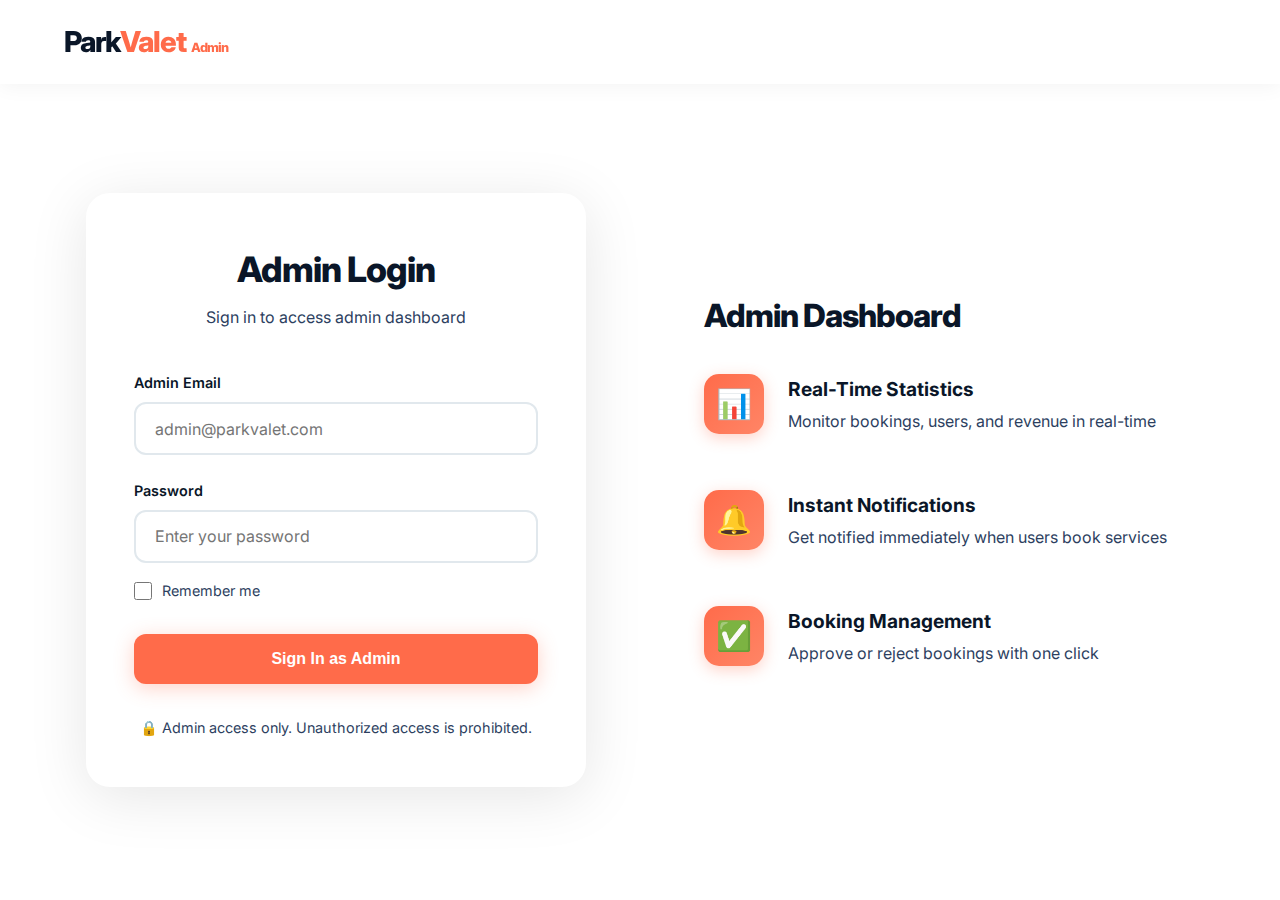
<file: src/main/resources/static/admin-login.html>
<!DOCTYPE html>
<html lang="en">
<head>
    <meta charset="UTF-8">
    <meta name="viewport" content="width=device-width, initial-scale=1.0">
    <title>Admin Login - ParkValet</title>
    <link rel="stylesheet" href="styles.css">
    <link rel="stylesheet" href="auth.css">
    <link rel="stylesheet" href="admin.css">
</head>
<body>
    <!-- Simple Navbar -->
    <nav class="navbar">
        <div class="logo">Park<span>Valet</span> <span style="font-size: 0.8rem; color: var(--coral-primary);">Admin</span></div>
    </nav>

    <!-- Login Container -->
    <div class="auth-container">
        <div class="auth-card">
            <div class="auth-header">
                <h1>Admin Login</h1>
                <p>Sign in to access admin dashboard</p>
            </div>
            <form id="adminLoginForm" class="auth-form">
                <div class="form-group">
                    <label for="email">Admin Email</label>
                    <input type="email" id="email" placeholder="admin@parkvalet.com" required>
                </div>
                <div class="form-group">
                    <label for="password">Password</label>
                    <input type="password" id="password" placeholder="Enter your password" required>
                </div>
                <div class="form-options">
                    <label class="checkbox-label">
                        <input type="checkbox" id="rememberMe">
                        <span>Remember me</span>
                    </label>
                </div>
                <button type="submit" class="btn-auth">Sign In as Admin</button>
            </form>
            <div class="auth-footer" style="margin-top: 2rem;">
                <p style="color: var(--navy-light); font-size: 0.9rem;">
                    🔒 Admin access only. Unauthorized access is prohibited.
                </p>
            </div>
        </div>

        <div class="auth-features">
            <h2>Admin Dashboard</h2>
            <div class="feature-list">
                <div class="feature-item">
                    <div class="feature-icon">📊</div>
                    <div>
                        <h3>Real-Time Statistics</h3>
                        <p>Monitor bookings, users, and revenue in real-time</p>
                    </div>
                </div>
                <div class="feature-item">
                    <div class="feature-icon">🔔</div>
                    <div>
                        <h3>Instant Notifications</h3>
                        <p>Get notified immediately when users book services</p>
                    </div>
                </div>
                <div class="feature-item">
                    <div class="feature-icon">✅</div>
                    <div>
                        <h3>Booking Management</h3>
                        <p>Approve or reject bookings with one click</p>
                    </div>
                </div>
            </div>
        </div>
    </div>

    <script>
        // Admin Login Handler
        document.getElementById('adminLoginForm').addEventListener('submit', async function(e) {
            e.preventDefault();
            
            const email = document.getElementById('email').value;
            const password = document.getElementById('password').value;
            
            try {
                const response = await fetch('http://localhost:8080/api/admin/auth/login', {
                    method: 'POST',
                    headers: {
                        'Content-Type': 'application/json'
                    },
                    body: JSON.stringify({ email, password })
                });
                
                if (!response.ok) {
                    showError('Invalid email or password');
                    return;
                }
                
                const adminData = await response.json();
                
                // Save admin data
                localStorage.setItem('currentAdmin', JSON.stringify(adminData));
                
                showSuccess('Login successful! Redirecting...');
                
                setTimeout(() => {
                    window.location.href = 'admin-dashboard.html';
                }, 1000);
                
            } catch (error) {
                console.error('Login error:', error);
                showError('Network error. Please check if backend is running.');
            }
        });
        
        function showError(message) {
            const existingError = document.querySelector('.error-message');
            if (existingError) existingError.remove();
            
            const errorDiv = document.createElement('div');
            errorDiv.className = 'error-message show';
            errorDiv.textContent = message;
            
            const form = document.querySelector('.auth-form');
            form.parentNode.insertBefore(errorDiv, form);
            
            setTimeout(() => {
                errorDiv.classList.remove('show');
                setTimeout(() => errorDiv.remove(), 300);
            }, 5000);
        }
        
        function showSuccess(message) {
            const existingSuccess = document.querySelector('.success-message');
            if (existingSuccess) existingSuccess.remove();
            
            const successDiv = document.createElement('div');
            successDiv.className = 'success-message show';
            successDiv.textContent = message;
            
            const form = document.querySelector('.auth-form');
            form.parentNode.insertBefore(successDiv, form);
        }
    </script>
</body>
</html>
</file>
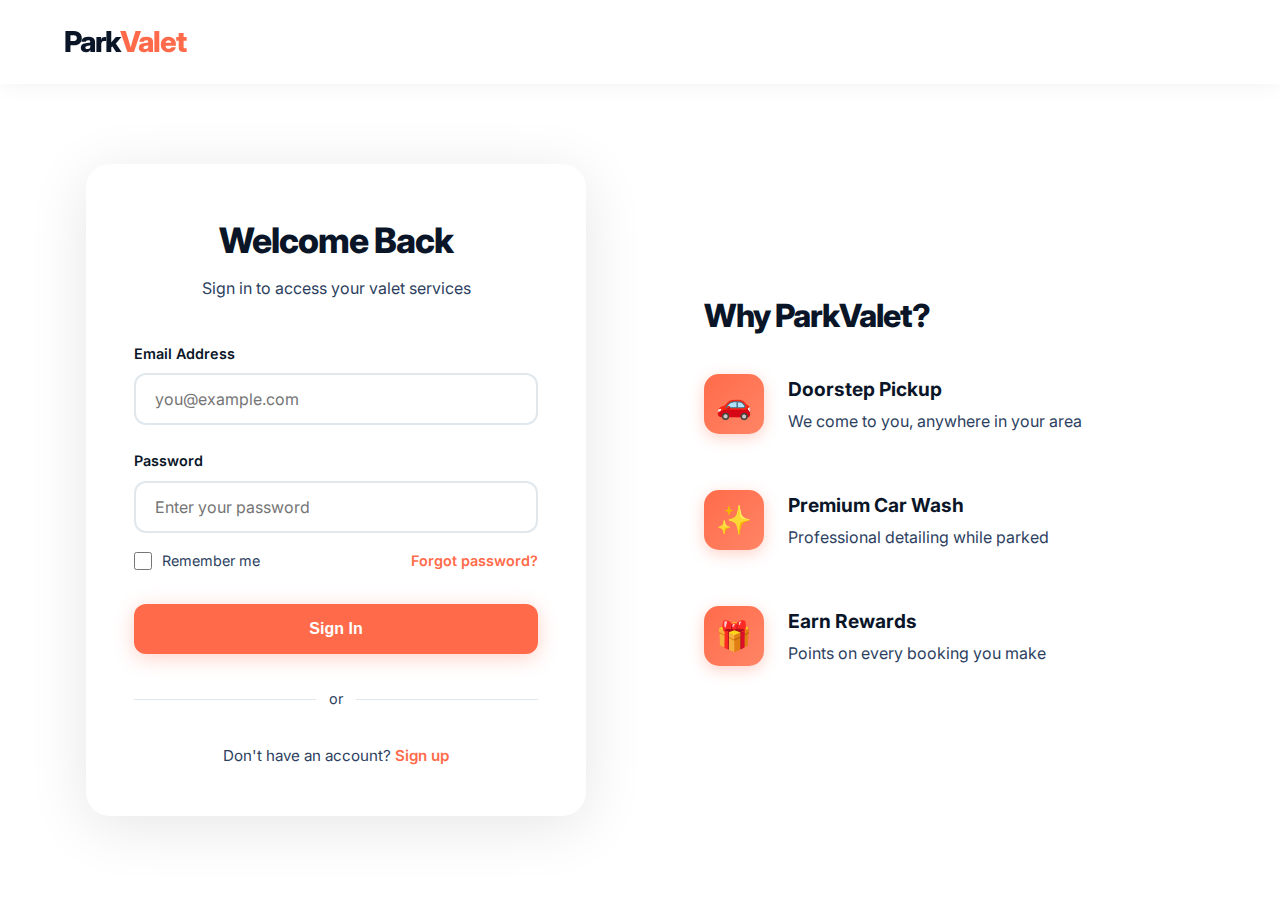
<file: src/main/resources/static/booking.html>
<!DOCTYPE html>
<html lang="en">
<head>
  <meta charset="UTF-8">
  <meta name="viewport" content="width=device-width, initial-scale=1.0">
  <title>Book Your Service - ParkValet</title>
  <link rel="stylesheet" href="styles.css">
  <link rel="stylesheet" href="booking.css">
</head>
<body>
  <!-- Navigation -->
  <nav class="navbar">
    <div class="logo">Park<span>Valet</span></div>
    <ul class="nav-links">
      <li><a href="index.html">Home</a></li>
      <li><a href="index.html#features">Services</a></li>
      <li><a href="index.html#how-it-works">How It Works</a></li>
      <li><a href="booking.html">Book Now</a></li>
      <li><a href="bookings.html">My Bookings</a></li>
      <li><a href="rewards.html" class="points-badge">🎁 1,250 Points</a></li>
      <li><button class="btn-primary" onclick="window.location.href='booking.html'">Get Started</button></li>
    </ul>
    <button class="mobile-menu-btn" onclick="toggleMenu()">☰</button>
  </nav>


  <!-- Booking Section -->
  <section class="booking-container">
    <div class="booking-header">
      <h1>Book Your Valet Service</h1>
      <p>Schedule your pickup and let us take care of the rest</p>
    </div>


    <div class="booking-layout">
      <!-- Booking Form -->
      <div class="booking-form-container">
        <form id="bookingForm" class="booking-form">
          <!-- Step 1: Location -->
          <div class="form-section active" data-step="1">
            <div class="step-indicator">
              <span class="step-number">1</span>
              <span class="step-title">Pickup Location</span>
            </div>
            
            <div class="form-group">
              <label for="address">Street Address</label>
              <input type="text" id="address" placeholder="123 Main Street" required>
            </div>
            
            <div class="form-row">
              <div class="form-group">
                <label for="city">City</label>
                <input type="text" id="city" placeholder="Your City" required>
              </div>
              
              <div class="form-group">
                <label for="zipcode">ZIP Code</label>
                <input type="text" id="zipcode" placeholder="12345" required>
              </div>
            </div>
            
            <div class="form-group">
              <label for="area">Service Area</label>
              <select id="area" required>
                <option value="">Select your area</option>
                <option value="downtown">Yelhanka</option>
                <option value="uptown">Hebbal</option>
                <option value="business">Majestic</option>
                <option value="residential">VV Puram</option>
                <option value="airport">Airport Area</option>
              </select>
            </div>
            
            <button type="button" class="btn-next" onclick="nextStep(2)">Continue</button>
          </div>


          <!-- Step 2: Vehicle Details -->
          <div class="form-section" data-step="2">
            <div class="step-indicator">
              <span class="step-number">2</span>
              <span class="step-title">Vehicle Information</span>
            </div>
            
            <div class="form-group">
              <label for="carMake">Car Make</label>
              <input type="text" id="carMake" placeholder="e.g., Toyota, BMW, Tesla" required>
            </div>
            
            <div class="form-row">
              <div class="form-group">
                <label for="carModel">Model</label>
                <input type="text" id="carModel" placeholder="e.g., Camry, X5" required>
              </div>
              
              <div class="form-group">
                <label for="carYear">Year</label>
                <input type="number" id="carYear" placeholder="2024" min="1990" max="2025" required>
              </div>
            </div>
            
            <div class="form-group">
              <label for="carColor">Color</label>
              <input type="text" id="carColor" placeholder="e.g., Black, Silver" required>
            </div>
            
            <div class="form-group">
              <label for="licensePlate">License Plate</label>
              <input type="text" id="licensePlate" placeholder="ABC-1234" required>
            </div>
            
            <div class="form-actions">
              <button type="button" class="btn-back" onclick="prevStep(1)">Back</button>
              <button type="button" class="btn-next" onclick="nextStep(3)">Continue</button>
            </div>
          </div>


          <!-- Step 3: Date & Time -->
          <div class="form-section" data-step="3">
            <div class="step-indicator">
              <span class="step-number">3</span>
              <span class="step-title">Pickup Schedule</span>
            </div>
            
            <div class="form-group">
              <label for="pickupDate">Pickup Date</label>
              <input type="date" id="pickupDate" required>
            </div>
            
            <div class="form-group">
              <label for="pickupTime">Pickup Time</label>
              <input type="time" id="pickupTime" required>
            </div>
            
            <div class="form-group">
              <label for="duration">Parking Duration</label>
              <select id="duration" required>
                <option value="">Select duration</option>
                <option value="2">2 Hours - ₹250</option>
                <option value="4">4 Hours - ₹400</option>
                <option value="8">8 Hours - ₹700</option>
                <option value="24">Full Day (24 Hours) - ₹1,200</option>
                <option value="weekly">Weekly - ₹5,800</option>
                <option value="monthly">Monthly - ₹20,000</option>
              </select>
            </div>
            
            <div class="form-actions">
              <button type="button" class="btn-back" onclick="prevStep(2)">Back</button>
              <button type="button" class="btn-next" onclick="nextStep(4)">Continue</button>
            </div>
          </div>


          <!-- Step 4: Add-ons -->
          <div class="form-section" data-step="4">
            <div class="step-indicator">
              <span class="step-number">4</span>
              <span class="step-title">Additional Services</span>
            </div>
            
            <div class="addons-grid">
              <div class="addon-card" onclick="toggleAddon('basic-wash')">
                <input type="checkbox" id="basic-wash" name="addons" value="200">
                <div class="addon-icon">🚿</div>
                <h3>Basic Wash</h3>
                <p>Exterior wash & tire cleaning</p>
                <div class="addon-price">+₹200</div>
              </div>
              
              <div class="addon-card" onclick="toggleAddon('premium-wash')">
                <input type="checkbox" id="premium-wash" name="addons" value="450">
                <div class="addon-icon">✨</div>
                <h3>Premium Wash</h3>
                <p>Interior + Exterior detailing</p>
                <div class="addon-price">+₹450</div>
              </div>
              
              <div class="addon-card" onclick="toggleAddon('deluxe-wash')">
                <input type="checkbox" id="deluxe-wash" name="addons" value="400">
                <div class="addon-icon">💎</div>
                <h3>Deluxe Detail</h3>
                <p>Full detailing + wax + polish</p>
                <div class="addon-price">+₹400</div>
              </div>
              
              <div class="addon-card" onclick="toggleAddon('priority')">
                <input type="checkbox" id="priority" name="addons" value="150">
                <div class="addon-icon">⚡</div>
                <h3>Priority Service</h3>
                <p>First pickup & return</p>
                <div class="addon-price">+₹150</div>
              </div>
            </div>
            
            <div class="points-section">
              <h4>💡 Use Your Rewards Points</h4>
              <p>You have <strong id="availablePoints">1,250</strong> points available</p>
              <div class="form-group">
                <label for="pointsToUse">Points to redeem (100 points = ₹10)</label>
                <input type="number" id="pointsToUse" placeholder="0" min="0" max="1250" step="100">
                <small>Maximum discount: ₹125</small>
              </div>
            </div>
            
            <div class="form-actions">
              <button type="button" class="btn-back" onclick="prevStep(3)">Back</button>
              <button type="button" class="btn-next" onclick="nextStep(5)">Review Booking</button>
            </div>
          </div>


          <!-- Step 5: Review & Confirm -->
          <div class="form-section" data-step="5">
            <div class="step-indicator">
              <span class="step-number">5</span>
              <span class="step-title">Review & Confirm</span>
            </div>
            
            <div class="booking-summary">
              <h3>Booking Summary</h3>
              
              <div class="summary-section">
                <h4>Location</h4>
                <p id="summaryLocation">-</p>
              </div>
              
              <div class="summary-section">
                <h4>Vehicle</h4>
                <p id="summaryVehicle">-</p>
              </div>
              
              <div class="summary-section">
                <h4>Schedule</h4>
                <p id="summarySchedule">-</p>
              </div>
              
              <div class="summary-section">
                <h4>Services</h4>
                <p id="summaryServices">-</p>
              </div>
              
              <div class="summary-total">
                <div class="total-row">
                  <span>Subtotal:</span>
                  <span id="subtotalAmount">₹0</span>
                </div>
                <div class="total-row discount" id="discountRow" style="display: none;">
                  <span>Points Discount:</span>
                  <span id="discountAmount">-₹0</span>
                </div>
                <div class="total-row final">
                  <span>Total:</span>
                  <span id="totalAmount">₹0</span>
                </div>
                <div class="points-earned">
                  <span>Points You'll Earn: <strong id="pointsEarned">0</strong></span>
                </div>
              </div>
            </div>
            
            <div class="form-group">
              <label>
                <input type="checkbox" id="termsAccept" required>
                I agree to the terms of service and insurance policy
              </label>
            </div>
            
            <div class="form-actions">
              <button type="button" class="btn-back" onclick="prevStep(4)">Back</button>
              <button type="submit" class="btn-confirm">Confirm Booking</button>
            </div>
          </div>
        </form>


        <!-- Progress Bar -->
        <div class="progress-bar">
          <div class="progress-step active" data-step="1">
            <div class="progress-circle">1</div>
            <span>Location</span>
          </div>
          <div class="progress-line"></div>
          <div class="progress-step" data-step="2">
            <div class="progress-circle">2</div>
            <span>Vehicle</span>
          </div>
          <div class="progress-line"></div>
          <div class="progress-step" data-step="3">
            <div class="progress-circle">3</div>
            <span>Schedule</span>
          </div>
          <div class="progress-line"></div>
          <div class="progress-step" data-step="4">
            <div class="progress-circle">4</div>
            <span>Add-ons</span>
          </div>
          <div class="progress-line"></div>
          <div class="progress-step" data-step="5">
            <div class="progress-circle">5</div>
            <span>Confirm</span>
          </div>
        </div>
      </div>


      <!-- Info Sidebar -->
      <div class="booking-sidebar">
        <div class="info-card">
          <h3>Why Book With Us?</h3>
          <ul class="benefits-list">
            <li>✓ Professional insured valets</li>
            <li>✓ Real-time GPS tracking</li>
            <li>✓ Secure parking facilities</li>
            <li>✓ 24/7 customer support</li>
            <li>✓ Free cancellation up to 2 hours</li>
          </ul>
        </div>
        
        <div class="info-card">
          <h3>Earn Rewards</h3>
          <p>Every booking earns you points!</p>
          <div class="rewards-info">
            <div class="reward-item">
              <span class="reward-icon">🎁</span>
              <div>
                <strong>50 points</strong>
                <small>per booking</small>
              </div>
            </div>
            <div class="reward-item">
              <span class="reward-icon">⭐</span>
              <div>
                <strong>25 bonus points</strong>
                <small>for premium wash</small>
              </div>
            </div>
            <div class="reward-item">
              <span class="reward-icon">🔥</span>
              <div>
                <strong>Double points</strong>
                <small>on monthly plans</small>
              </div>
            </div>
          </div>
        </div>
        
        <div class="info-card">
          <h3>Need Help?</h3>
          <p>Our support team is available 24/7</p>
          <button class="btn-support">Contact Support</button>
        </div>
      </div>
    </div>
  </section>


  <!-- Booking Confirmation Modal -->
  <div id="confirmationModal" class="modal">
    <div class="modal-content success-modal">
      <div class="success-icon">✓</div>
      <h2>Booking Confirmed!</h2>
      <p>Your valet service has been successfully scheduled.</p>
      <div class="booking-id">Booking ID: <strong id="bookingIdDisplay"></strong></div>
      <div class="modal-actions">
        <button class="btn-primary" onclick="window.location.href='index.html'">Back to Home</button>
        <button class="btn-secondary" onclick="window.location.href='rewards.html'">View Rewards</button>
      </div>
    </div>
  </div>


  <script src="auth.js"></script>
  <script src="script.js"></script>
  <script src="booking.js"></script>
</body>
</html>
</file>
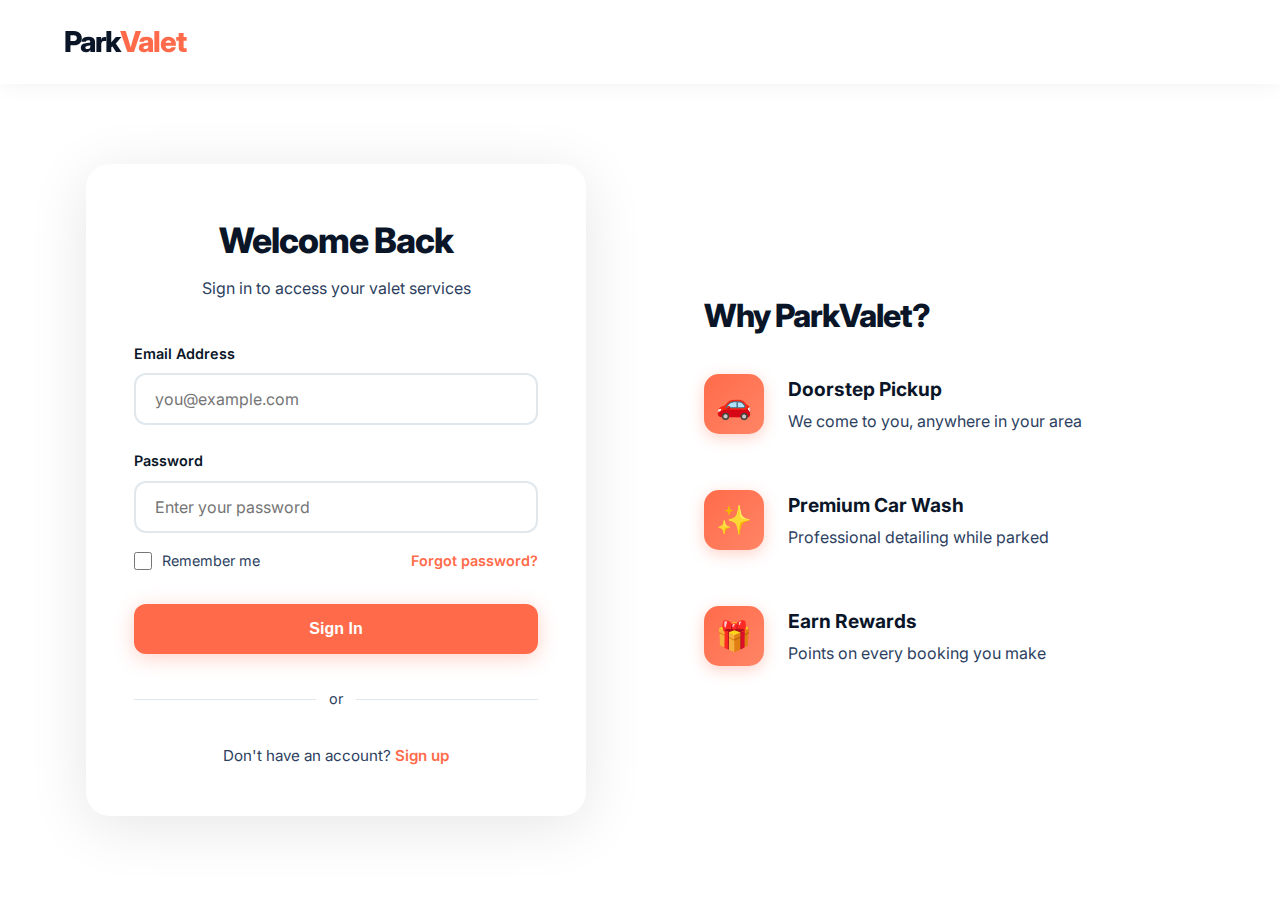
<file: src/main/resources/static/bookings.html>
<!DOCTYPE html>
<html lang="en">
<head>
  <meta charset="UTF-8">
  <meta name="viewport" content="width=device-width, initial-scale=1.0">
  <title>My Bookings - ParkValet</title>
  <link rel="stylesheet" href="styles.css">
  <link rel="stylesheet" href="bookings.css">
</head>
<body>
  <nav class="navbar">
    <div class="nav-container">
      <a href="index.html" class="logo">ParkValet</a>
      <div class="nav-links">
        <a href="index.html">Home</a>
        <a href="booking.html">Book Now</a>
        <a href="bookings.html" class="active">My Bookings</a>
        <a href="rewards.html">Rewards</a>
        <a href="reviews.html">Reviews</a>
        <div class="points-badge">🎁 0 Points</div>
        <div class="user-menu">
          <div class="user-avatar" onclick="toggleUserDropdown()">
            <span id="userInitials">U</span>
          </div>
          <div class="user-dropdown" id="userDropdown">
            <div class="dropdown-header">
              <strong id="dropdownUserName">User</strong>
              <small id="dropdownUserEmail">user@email.com</small>
            </div>
            <a href="bookings.html">My Bookings</a>
            <a href="rewards.html">My Rewards</a>
            <a href="reviews.html">My Reviews</a>
            <a href="#" onclick="logout()">Logout</a>
          </div>
        </div>
      </div>
    </div>
  </nav>

  <main class="bookings-page">
    <div class="container">
      <div class="page-header">
        <h1>My Bookings</h1>
        <p>Track and manage your valet parking reservations</p>
      </div>

      <div class="bookings-filters">
        <button class="filter-btn active" onclick="filterBookings('all')">All Bookings</button>
        <button class="filter-btn" onclick="filterBookings('confirmed')">Confirmed</button>
        <button class="filter-btn" onclick="filterBookings('completed')">Completed</button>
        <button class="filter-btn" onclick="filterBookings('cancelled')">Cancelled</button>
      </div>

      <div class="bookings-list" id="bookingsList">
        <!-- Bookings will be loaded here -->
      </div>
    </div>
  </main>

  <!-- Booking Details Modal -->
  <div class="modal" id="detailsModal">
    <div class="modal-content">
      <div class="modal-header">
        <h2>Booking Details</h2>
        <button class="close-btn" onclick="closeDetailsModal()">&times;</button>
      </div>
      <div class="modal-body" id="modalBookingDetails">
        <!-- Details will be loaded here -->
      </div>
      <div class="modal-footer">
        <button class="btn btn-secondary" onclick="closeDetailsModal()">Close</button>
      </div>
    </div>
  </div>

  <!-- Cancel Confirmation Modal -->
  <div class="modal" id="cancelModal">
    <div class="modal-content">
      <div class="modal-header">
        <h2>Cancel Booking</h2>
        <button class="close-btn" onclick="closeCancelModal()">&times;</button>
      </div>
      <div class="modal-body">
        <p>Are you sure you want to cancel this booking?</p>
        <p style="color: var(--coral); margin-top: 1rem;"><strong>Note:</strong> Points used will be refunded, but points earned will be forfeited.</p>
      </div>
      <div class="modal-footer">
        <button class="btn btn-secondary" onclick="closeCancelModal()">Keep Booking</button>
        <button class="btn btn-primary" onclick="confirmCancel()">Yes, Cancel</button>
      </div>
    </div>
  </div>

  <script src="auth.js"></script>
  <script src="bookings.js"></script>
</body>
</html>
</file>
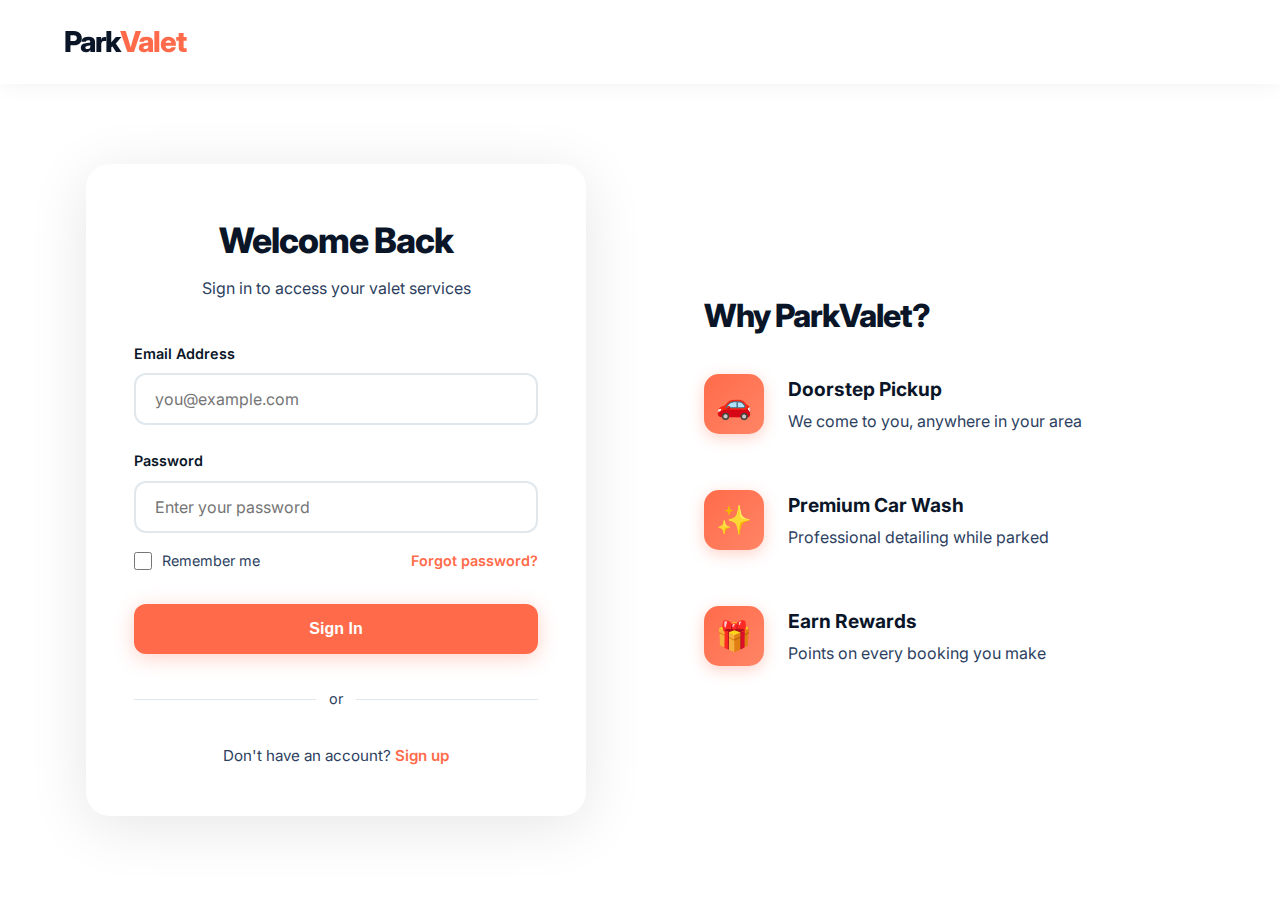
<file: src/main/resources/static/login.html>
<!DOCTYPE html>
<html lang="en">
<head>
    <meta charset="UTF-8">
    <meta name="viewport" content="width=device-width, initial-scale=1.0">
    <title>Login - ParkValet</title>
    <link rel="stylesheet" href="styles.css">
    <link rel="stylesheet" href="auth.css">
</head>
<body>
    <!-- Simple Navbar -->
    <nav class="navbar">
        <div class="logo">Park<span>Valet</span></div>
    </nav>

    <!-- Login Container -->
    <div class="auth-container">
        <div class="auth-card">
            <div class="auth-header">
                <h1>Welcome Back</h1>
                <p>Sign in to access your valet services</p>
            </div>
            <form id="loginForm" class="auth-form">
                <div class="form-group">
                    <label for="email">Email Address</label>
                    <input type="email" id="email" placeholder="you@example.com" required>
                </div>
                <div class="form-group">
                    <label for="password">Password</label>
                    <input type="password" id="password" placeholder="Enter your password" required>
                </div>
                <div class="form-options">
                    <label class="checkbox-label">
                        <input type="checkbox" id="rememberMe">
                        <span>Remember me</span>
                    </label>
                    <a href="#" class="forgot-link">Forgot password?</a>
                </div>
                <button type="submit" class="btn-auth">Sign In</button>
            </form>
            <div class="auth-divider">
                <span>or</span>
            </div>
            <div class="auth-footer">
                <p>Don't have an account? <a href="signup.html" class="link-primary">Sign up</a></p>
            </div>
        </div>

        <div class="auth-features">
            <h2>Why ParkValet?</h2>
            <div class="feature-list">
                <div class="feature-item">
                    <div class="feature-icon">🚗</div>
                    <div>
                        <h3>Doorstep Pickup</h3>
                        <p>We come to you, anywhere in your area</p>
                    </div>
                </div>
                <div class="feature-item">
                    <div class="feature-icon">✨</div>
                    <div>
                        <h3>Premium Car Wash</h3>
                        <p>Professional detailing while parked</p>
                    </div>
                </div>
                <div class="feature-item">
                    <div class="feature-icon">🎁</div>
                    <div>
                        <h3>Earn Rewards</h3>
                        <p>Points on every booking you make</p>
                    </div>
                </div>
            </div>
        </div>
    </div>

    <script src="auth.js"></script>
</body>
</html>
</file>
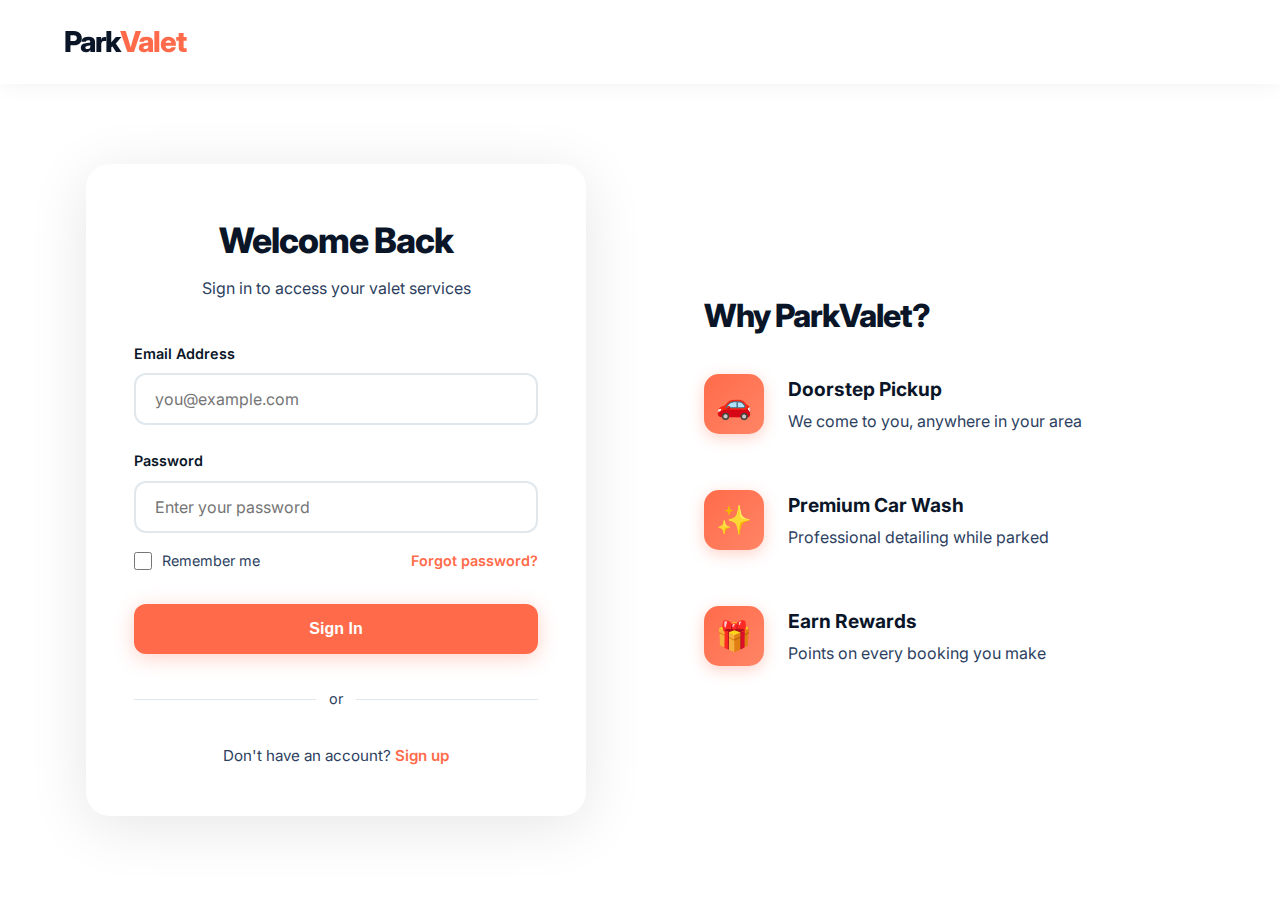
<file: src/main/resources/static/reviews.html>
<!DOCTYPE html>
<html lang="en">
<head>
  <meta charset="UTF-8">
  <meta name="viewport" content="width=device-width, initial-scale=1.0">
  <title>Submit Review - ParkValet</title>
  <link rel="stylesheet" href="styles.css">
  <link rel="stylesheet" href="reviews.css">
</head>
<body>
  <!-- Navigation -->
  <nav class="navbar">
    <div class="logo">Park<span>Valet</span></div>
    <ul class="nav-links">
      <li><a href="index.html">Home</a></li>
      <li><a href="index.html#features">Services</a></li>
      <li><a href="index.html#how-it-works">How It Works</a></li>
      <li><a href="booking.html">Book Now</a></li>
      <li><a href="bookings.html">My Bookings</a></li>
      <li><a href="rewards.html" class="points-badge">🎁 1,250 Points</a></li>
      <li><button class="btn-primary" onclick="window.location.href='booking.html'">Get Started</button></li>
    </ul>
    <button class="mobile-menu-btn" onclick="toggleMenu()">☰</button>
  </nav>

  <!-- Reviews Container -->
  <section class="reviews-container">
    <div class="reviews-header">
      <h1>Rate Your Experience</h1>
      <p>Your feedback helps us maintain our premium service standards</p>
    </div>

    <!-- Pending Reviews -->
    <div class="pending-reviews-section">
      <h2>Pending Reviews</h2>
      <p class="section-subtitle">Rate your recent bookings and earn 10 points per review!</p>
      
      <div class="pending-reviews-list" id="pendingReviewsList">
        <!-- Will be populated by JavaScript -->
      </div>
    </div>

    <!-- Review Form Modal -->
    <div id="reviewModal" class="modal">
      <div class="modal-content review-modal">
        <div class="modal-close" onclick="closeReviewModal()">&times;</div>
        
        <div class="review-form-header">
          <h2>Submit Your Review</h2>
          <p id="reviewBookingInfo">Booking #12345 - Jan 10, 2025</p>
        </div>

        <form id="reviewForm" class="review-form">
          <input type="hidden" id="reviewBookingId">
          
          <!-- Driver Rating -->
          <div class="rating-section">
            <h3>Rate Your Valet Driver</h3>
            <p class="rating-description">How was your driver's professionalism and service?</p>
            
            <div class="star-rating" data-rating="driver">
              <span class="star" data-value="1">★</span>
              <span class="star" data-value="2">★</span>
              <span class="star" data-value="3">★</span>
              <span class="star" data-value="4">★</span>
              <span class="star" data-value="5">★</span>
            </div>
            <input type="hidden" id="driverRating" required>
            <p class="rating-label" id="driverRatingLabel">Select rating</p>
          </div>

          <!-- Service Quality Rating -->
          <div class="rating-section">
            <h3>Overall Service Quality</h3>
            <p class="rating-description">Rate punctuality, communication, and overall experience</p>
            
            <div class="star-rating" data-rating="service">
              <span class="star" data-value="1">★</span>
              <span class="star" data-value="2">★</span>
              <span class="star" data-value="3">★</span>
              <span class="star" data-value="4">★</span>
              <span class="star" data-value="5">★</span>
            </div>
            <input type="hidden" id="serviceRating" required>
            <p class="rating-label" id="serviceRatingLabel">Select rating</p>
          </div>

          <!-- Car Wash Rating (conditional) -->
          <div class="rating-section" id="washRatingSection" style="display: none;">
            <h3>Car Wash Quality</h3>
            <p class="rating-description">How satisfied are you with the car wash service?</p>
            
            <div class="star-rating" data-rating="wash">
              <span class="star" data-value="1">★</span>
              <span class="star" data-value="2">★</span>
              <span class="star" data-value="3">★</span>
              <span class="star" data-value="4">★</span>
              <span class="star" data-value="5">★</span>
            </div>
            <input type="hidden" id="washRating">
            <p class="rating-label" id="washRatingLabel">Select rating</p>
          </div>

          <!-- Quick Feedback Tags -->
          <div class="feedback-tags-section">
            <h3>What did you like?</h3>
            <div class="feedback-tags">
              <button type="button" class="tag-btn" data-tag="professional">Professional</button>
              <button type="button" class="tag-btn" data-tag="punctual">Punctual</button>
              <button type="button" class="tag-btn" data-tag="friendly">Friendly</button>
              <button type="button" class="tag-btn" data-tag="careful">Careful Driving</button>
              <button type="button" class="tag-btn" data-tag="clean">Spotless Clean</button>
              <button type="button" class="tag-btn" data-tag="quick">Quick Service</button>
            </div>
          </div>

          <!-- Written Review -->
          <div class="form-group">
            <label for="reviewText">Share Your Experience (Optional)</label>
            <textarea id="reviewText" rows="5" placeholder="Tell us more about your experience..."></textarea>
          </div>

          <!-- Vehicle Condition Check -->
          <div class="condition-check">
            <h3>Vehicle Condition</h3>
            <label class="checkbox-label">
              <input type="checkbox" id="vehicleCondition" required>
              <span>I confirm my vehicle was returned in good condition</span>
            </label>
          </div>

          <!-- Submit Button -->
          <div class="form-actions">
            <button type="button" class="btn-cancel" onclick="closeReviewModal()">Cancel</button>
            <button type="submit" class="btn-submit-review">Submit Review & Earn 10 Points</button>
          </div>
        </form>
      </div>
    </div>

    <!-- Submitted Reviews -->
    <div class="submitted-reviews-section">
      <h2>Your Past Reviews</h2>
      <p class="section-subtitle">See all the feedback you've shared with us</p>
      
      <div class="reviews-filter">
        <button class="filter-btn active" onclick="filterReviews('all')">All Reviews</button>
        <button class="filter-btn" onclick="filterReviews('5')">5 Stars</button>
        <button class="filter-btn" onclick="filterReviews('4')">4 Stars</button>
        <button class="filter-btn" onclick="filterReviews('low')">3 Stars & Below</button>
      </div>

      <div class="submitted-reviews-list" id="submittedReviewsList">
        <!-- Will be populated by JavaScript -->
      </div>
    </div>

    <!-- Review Stats -->
    <div class="review-stats-section">
      <h2>Your Review Impact</h2>
      
      <div class="stats-grid">
        <div class="stat-card">
          <div class="stat-icon">⭐</div>
          <div class="stat-value" id="totalReviews">0</div>
          <div class="stat-label">Reviews Submitted</div>
        </div>
        
        <div class="stat-card">
          <div class="stat-icon">📊</div>
          <div class="stat-value" id="averageRating">0.0</div>
          <div class="stat-label">Average Rating Given</div>
        </div>
        
        <div class="stat-card">
          <div class="stat-icon">🎁</div>
          <div class="stat-value" id="pointsFromReviews">0</div>
          <div class="stat-label">Points Earned</div>
        </div>
        
        <div class="stat-card">
          <div class="stat-icon">🏅</div>
          <div class="stat-value" id="reviewStreak">0</div>
          <div class="stat-label">Day Review Streak</div>
        </div>
      </div>
    </div>
  </section>

  <!-- Success Modal -->
  <div id="reviewSuccessModal" class="modal">
    <div class="modal-content success-modal">
      <div class="success-icon">✓</div>
      <h2>Review Submitted!</h2>
      <p>Thank you for your feedback. You've earned <strong>10 points</strong>!</p>
      <div class="points-animation">+10 Points</div>
      <button class="btn-primary" onclick="closeSuccessModal()">Awesome!</button>
    </div>
  </div>

  <script src="auth.js"></script>
  <script src="script.js"></script>
  <script src="reviews.js"></script>
</body>
</html>
</file>
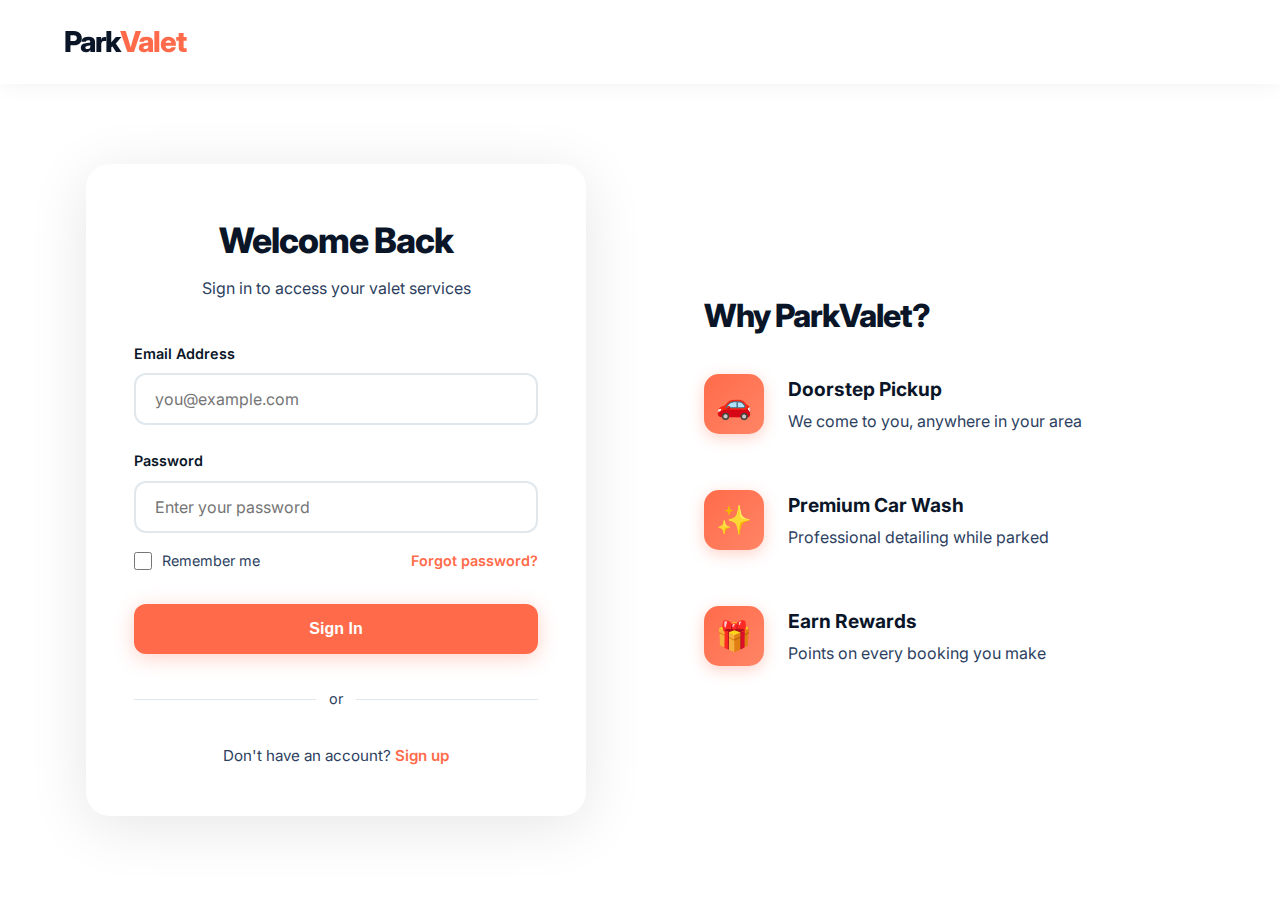
<file: src/main/resources/static/rewards.html>
<!DOCTYPE html>
<html lang="en">
<head>
  <meta charset="UTF-8">
  <meta name="viewport" content="width=device-width, initial-scale=1.0">
  <title>My Rewards - ParkValet</title>
  <link rel="stylesheet" href="styles.css">
  <link rel="stylesheet" href="rewards.css">
</head>
<body>
  <!-- Navigation -->
  <nav class="navbar">
    <div class="logo">Park<span>Valet</span></div>
    <ul class="nav-links">
      <li><a href="index.html">Home</a></li>
      <li><a href="index.html#features">Services</a></li>
      <li><a href="index.html#how-it-works">How It Works</a></li>
      <li><a href="booking.html">Book Now</a></li>
      <li><a href="bookings.html">My Bookings</a></li>
      <li><a href="rewards.html" class="points-badge">🎁 1,250 Points</a></li>
      <li><button class="btn-primary" onclick="window.location.href='booking.html'">Get Started</button></li>
    </ul>
    <button class="mobile-menu-btn" onclick="toggleMenu()">☰</button>
  </nav>

  <!-- Rewards Dashboard -->
  <section class="rewards-container">
    <div class="rewards-header">
      <h1>My Rewards</h1>
      <p>Track your points and redeem exciting rewards</p>
    </div>

    <!-- Points Overview -->
    <div class="points-overview">
      <div class="points-card main-balance">
        <div class="card-content">
          <div class="points-icon">💎</div>
          <div class="points-info">
            <h3>Available Points</h3>
            <div class="points-value" id="totalPoints">1,250</div>
            <p class="points-worth">Worth $<span id="pointsWorth">12.50</span> in rewards</p>
          </div>
        </div>
        <div class="card-accent"></div>
      </div>

      <div class="points-card">
        <div class="stat-icon">📈</div>
        <div class="stat-info">
          <h4>Points Earned</h4>
          <div class="stat-value" id="pointsEarned">2,450</div>
          <p class="stat-subtitle">Lifetime total</p>
        </div>
      </div>

      <div class="points-card">
        <div class="stat-icon">🎁</div>
        <div class="stat-info">
          <h4>Points Redeemed</h4>
          <div class="stat-value" id="pointsRedeemed">1,200</div>
          <p class="stat-subtitle">Saved $12.00</p>
        </div>
      </div>

      <div class="points-card">
        <div class="stat-icon">🏆</div>
        <div class="stat-info">
          <h4>Member Tier</h4>
          <div class="stat-value tier-badge">Silver</div>
          <p class="stat-subtitle">250 points to Gold</p>
        </div>
      </div>
    </div>

    <!-- Main Content Grid -->
    <div class="rewards-grid">
      <!-- Left Column -->
      <div class="rewards-main">
        <!-- Available Rewards -->
        <div class="section-card">
          <div class="section-header">
            <h2>Available Rewards</h2>
            <p>Redeem your points for exclusive benefits</p>
          </div>

          <div class="rewards-catalog">
            <div class="reward-item" data-points="500">
              <div class="reward-badge">500 pts</div>
              <div class="reward-icon-large">🚗</div>
              <h3>Free Basic Wash</h3>
              <p>Exterior wash and tire cleaning worth $20</p>
              <button class="btn-redeem" onclick="redeemReward('basic-wash', 500, 'Free Basic Wash')">Redeem Now</button>
            </div>

            <div class="reward-item" data-points="1000">
              <div class="reward-badge">1,000 pts</div>
              <div class="reward-icon-large">✨</div>
              <h3>Free Premium Wash</h3>
              <p>Interior + exterior detailing worth $45</p>
              <button class="btn-redeem" onclick="redeemReward('premium-wash', 1000, 'Free Premium Wash')">Redeem Now</button>
            </div>

            <div class="reward-item" data-points="300">
              <div class="reward-badge">300 pts</div>
              <div class="reward-icon-large">💰</div>
              <h3>$5 Discount</h3>
              <p>Apply to your next valet booking</p>
              <button class="btn-redeem" onclick="redeemReward('discount-5', 300, '$5 Discount Voucher')">Redeem Now</button>
            </div>

            <div class="reward-item" data-points="600">
              <div class="reward-badge">600 pts</div>
              <div class="reward-icon-large">💵</div>
              <h3>$10 Discount</h3>
              <p>Apply to your next valet booking</p>
              <button class="btn-redeem" onclick="redeemReward('discount-10', 600, '$10 Discount Voucher')">Redeem Now</button>
            </div>

            <div class="reward-item" data-points="2000">
              <div class="reward-badge">2,000 pts</div>
              <div class="reward-icon-large">⚡</div>
              <h3>Priority Pass</h3>
              <p>1 month of priority valet service</p>
              <button class="btn-redeem" onclick="redeemReward('priority-month', 2000, 'Priority Pass (1 Month)')">Redeem Now</button>
            </div>

            <div class="reward-item" data-points="1500">
              <div class="reward-badge">1,500 pts</div>
              <div class="reward-icon-large">💎</div>
              <h3>Deluxe Detail</h3>
              <p>Full detailing + wax + polish worth $80</p>
              <button class="btn-redeem" onclick="redeemReward('deluxe-detail', 1500, 'Free Deluxe Detail')">Redeem Now</button>
            </div>
          </div>
        </div>

        <!-- Points History -->
        <div class="section-card">
          <div class="section-header">
            <h2>Points History</h2>
            <p>Track how you earned and spent your points</p>
          </div>

          <div class="history-filters">
            <button class="filter-btn active" onclick="filterHistory('all')">All</button>
            <button class="filter-btn" onclick="filterHistory('earned')">Earned</button>
            <button class="filter-btn" onclick="filterHistory('redeemed')">Redeemed</button>
          </div>

          <div class="history-list" id="historyList">
            <!-- Will be populated by JavaScript -->
          </div>
        </div>
      </div>

      <!-- Right Sidebar -->
      <div class="rewards-sidebar">
        <!-- How to Earn More -->
        <div class="sidebar-card">
          <h3>How to Earn More Points</h3>
          <div class="earning-methods">
            <div class="earning-item">
              <div class="earning-icon">🚗</div>
              <div class="earning-details">
                <strong>Book Valet Service</strong>
                <p>Earn 5% of booking value</p>
              </div>
            </div>
            <div class="earning-item">
              <div class="earning-icon">✨</div>
              <div class="earning-details">
                <strong>Add Car Wash</strong>
                <p>+25 bonus points</p>
              </div>
            </div>
            <div class="earning-item">
              <div class="earning-icon">⭐</div>
              <div class="earning-details">
                <strong>Leave Reviews</strong>
                <p>+10 points per review</p>
              </div>
            </div>
            <div class="earning-item">
              <div class="earning-icon">👥</div>
              <div class="earning-details">
                <strong>Refer Friends</strong>
                <p>+100 points per referral</p>
              </div>
            </div>
          </div>
        </div>

        <!-- Member Tiers -->
        <div class="sidebar-card">
          <h3>Member Tiers</h3>
          <div class="tier-progression">
            <div class="tier-level active">
              <div class="tier-icon">🥈</div>
              <div class="tier-details">
                <strong>Silver</strong>
                <small>Current Tier</small>
              </div>
            </div>
            <div class="tier-arrow">→</div>
            <div class="tier-level">
              <div class="tier-icon">🥇</div>
              <div class="tier-details">
                <strong>Gold</strong>
                <small>1,500+ points</small>
              </div>
            </div>
            <div class="tier-arrow">→</div>
            <div class="tier-level">
              <div class="tier-icon">💎</div>
              <div class="tier-details">
                <strong>Platinum</strong>
                <small>3,000+ points</small>
              </div>
            </div>
          </div>
          <div class="tier-benefits">
            <h4>Gold Tier Benefits</h4>
            <ul>
              <li>10% extra points on bookings</li>
              <li>Priority customer support</li>
              <li>Exclusive monthly rewards</li>
              <li>Free priority service upgrades</li>
            </ul>
          </div>
        </div>

        <!-- Refer & Earn -->
        <div class="sidebar-card refer-card">
          <h3>Refer & Earn</h3>
          <p>Share ParkValet with friends and earn 100 points for each friend who books!</p>
          <div class="referral-code">
            <input type="text" value="PARKVALET250" readonly id="referralCode">
            <button class="btn-copy" onclick="copyReferralCode()">Copy</button>
          </div>
          <button class="btn-share">Share Link</button>
        </div>
      </div>
    </div>
  </section>

  <!-- Redemption Modal -->
  <div id="redemptionModal" class="modal">
    <div class="modal-content">
      <div class="modal-header">
        <h2>Confirm Redemption</h2>
      </div>
      <div class="modal-body">
        <div class="redemption-details">
          <div class="reward-preview">
            <div class="reward-icon-preview" id="modalRewardIcon">🎁</div>
            <h3 id="modalRewardName">Reward Name</h3>
          </div>
          <div class="redemption-info">
            <div class="info-row">
              <span>Points Required:</span>
              <strong id="modalPointsCost">0 pts</strong>
            </div>
            <div class="info-row">
              <span>Your Balance:</span>
              <strong id="modalCurrentBalance">0 pts</strong>
            </div>
            <div class="info-row highlight">
              <span>Balance After:</span>
              <strong id="modalNewBalance">0 pts</strong>
            </div>
          </div>
        </div>
      </div>
      <div class="modal-actions">
        <button class="btn-cancel" onclick="closeRedemptionModal()">Cancel</button>
        <button class="btn-confirm-redeem" onclick="confirmRedemption()">Confirm Redemption</button>
      </div>
    </div>
  </div>

  <!-- Success Modal -->
  <div id="successModal" class="modal">
    <div class="modal-content success-modal">
      <div class="success-icon">✓</div>
      <h2>Redemption Successful!</h2>
      <p id="successMessage">Your reward has been added to your account.</p>
      <button class="btn-primary" onclick="closeSuccessModal()">Great!</button>
    </div>
  </div>

  <script src="auth.js"></script>
  <script src="script.js"></script>
  <script src="rewards.js"></script>
</body>
</html>
</file>
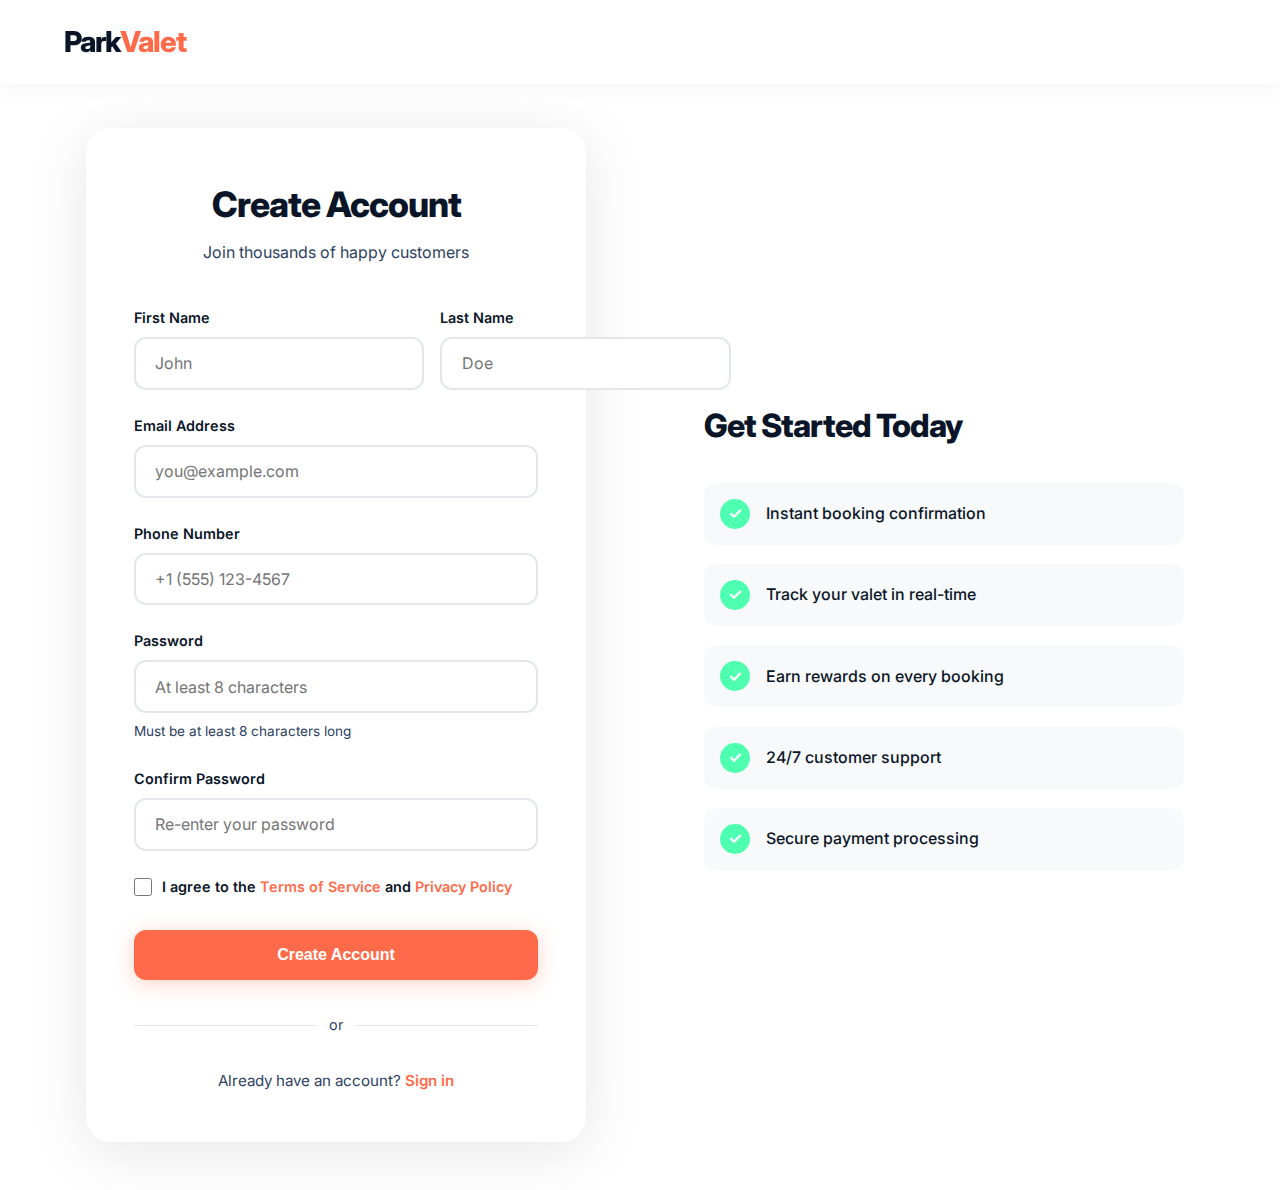
<file: src/main/resources/static/signup.html>
<!DOCTYPE html>
<html lang="en">
<head>
  <meta charset="UTF-8">
  <meta name="viewport" content="width=device-width, initial-scale=1.0">
  <title>Sign Up - ParkValet</title>
  <link rel="stylesheet" href="styles.css">
  <link rel="stylesheet" href="auth.css">
</head>
<body>
  <!-- Simple Navbar -->
  <nav class="navbar">
    <div class="logo">Park<span>Valet</span></div>
  </nav>

  <!-- Signup Container -->
  <div class="auth-container">
    <div class="auth-card">
      <div class="auth-header">
        <h1>Create Account</h1>
        <p>Join thousands of happy customers</p>
      </div>

      <form id="signupForm" class="auth-form">
        <div class="form-row">
          <div class="form-group">
            <label for="firstName">First Name</label>
            <input type="text" id="firstName" placeholder="John" required>
          </div>
          
          <div class="form-group">
            <label for="lastName">Last Name</label>
            <input type="text" id="lastName" placeholder="Doe" required>
          </div>
        </div>

        <div class="form-group">
          <label for="signupEmail">Email Address</label>
          <input type="email" id="signupEmail" placeholder="you@example.com" required>
        </div>

        <div class="form-group">
          <label for="phone">Phone Number</label>
          <input type="tel" id="phone" placeholder="+1 (555) 123-4567" required>
        </div>

        <div class="form-group">
          <label for="signupPassword">Password</label>
          <input type="password" id="signupPassword" placeholder="At least 8 characters" required minlength="8">
          <small class="password-hint">Must be at least 8 characters long</small>
        </div>

        <div class="form-group">
          <label for="confirmPassword">Confirm Password</label>
          <input type="password" id="confirmPassword" placeholder="Re-enter your password" required>
        </div>

        <div class="form-group">
          <label class="checkbox-label">
            <input type="checkbox" id="termsAgree" required>
            <span>I agree to the <a href="#" class="link-primary">Terms of Service</a> and <a href="#" class="link-primary">Privacy Policy</a></span>
          </label>
        </div>

        <button type="submit" class="btn-auth">Create Account</button>
      </form>

      <div class="auth-divider">
        <span>or</span>
      </div>

      <div class="auth-footer">
        <p>Already have an account? <a href="login.html" class="link-primary">Sign in</a></p>
      </div>
    </div>

    <div class="auth-features">
      <h2>Get Started Today</h2>
      <div class="benefits-list">
        <div class="benefit-item">
          <div class="benefit-check">✓</div>
          <p>Instant booking confirmation</p>
        </div>
        <div class="benefit-item">
          <div class="benefit-check">✓</div>
          <p>Track your valet in real-time</p>
        </div>
        <div class="benefit-item">
          <div class="benefit-check">✓</div>
          <p>Earn rewards on every booking</p>
        </div>
        <div class="benefit-item">
          <div class="benefit-check">✓</div>
          <p>24/7 customer support</p>
        </div>
        <div class="benefit-item">
          <div class="benefit-check">✓</div>
          <p>Secure payment processing</p>
        </div>
      </div>
    </div>
  </div>

  <script src="auth.js"></script>
</body>
</html>
</file>
<file: src/main/resources/static/styles.css>
@import url("https://fonts.googleapis.com/css2?family=Inter:wght@300;400;500;600;700;800;900&display=swap");

:root {
  --navy-deep: #0a1628;
  --navy-primary: #1a2847;
  --navy-light: #2d3f5f;
  --coral-primary: #ff6b4a;
  --coral-light: #ff8566;
  --mint-accent: #4fffb0;
  --white: #ffffff;
  --gray-light: #f8f9fa;
  --gray-medium: #e1e8ed;
}

* {
  margin: 0;
  padding: 0;
  box-sizing: border-box;
}

body {
  font-family: "Inter", sans-serif;
  background: var(--white);
  color: var(--navy-deep);
  line-height: 1.6;
  overflow-x: hidden;
}

/* Navigation */
.navbar {
  position: fixed;
  top: 0;
  width: 100%;
  background: rgba(255, 255, 255, 0.95);
  backdrop-filter: blur(10px);
  padding: 1.2rem 5%;
  display: flex;
  justify-content: space-between;
  align-items: center;
  z-index: 1000;
  box-shadow: 0 2px 20px rgba(0, 0, 0, 0.05);
}

.logo {
  font-size: 1.8rem;
  font-weight: 800;
  color: var(--navy-deep);
  letter-spacing: -1px;
}

.logo span {
  color: var(--coral-primary);
}

.nav-links {
  display: flex;
  gap: 2.5rem;
  list-style: none;
  align-items: center;
}

.nav-links a {
  text-decoration: none;
  color: var(--navy-primary);
  font-weight: 500;
  font-size: 0.95rem;
  transition: color 0.3s;
}

.nav-links a:hover {
  color: var(--coral-primary);
}

.points-badge {
  background: linear-gradient(135deg, var(--mint-accent), var(--coral-primary));
  color: var(--white);
  padding: 0.5rem 1rem;
  border-radius: 50px;
  font-weight: 600;
  font-size: 0.9rem;
  cursor: pointer;
  transition: transform 0.3s;
}

.points-badge:hover {
  transform: scale(1.05);
}

.btn-primary {
  background: var(--coral-primary);
  color: var(--white);
  padding: 0.75rem 1.8rem;
  border: none;
  border-radius: 50px;
  font-weight: 600;
  font-size: 0.95rem;
  cursor: pointer;
  transition: all 0.3s;
  box-shadow: 0 4px 15px rgba(255, 107, 74, 0.3);
}

.btn-primary:hover {
  background: var(--coral-light);
  transform: translateY(-2px);
  box-shadow: 0 6px 25px rgba(255, 107, 74, 0.4);
}

/* Hero Section */
.hero {
  margin-top: 80px;
  min-height: 90vh;
  background: linear-gradient(135deg, var(--navy-deep) 0%, var(--navy-primary) 100%);
  position: relative;
  overflow: hidden;
  display: flex;
  align-items: center;
  padding: 0 5%;
}

.hero::before {
  content: "";
  position: absolute;
  width: 150%;
  height: 150%;
  background-image: linear-gradient(30deg, transparent 48%, rgba(79, 255, 176, 0.1) 50%, transparent 52%),
    linear-gradient(150deg, transparent 48%, rgba(255, 107, 74, 0.1) 50%, transparent 52%);
  background-size: 100px 100px;
  animation: moveLines 20s linear infinite;
}

@keyframes moveLines {
  0% {
    transform: translate(0, 0);
  }
  100% {
    transform: translate(100px, 100px);
  }
}

.hero-content {
  position: relative;
  z-index: 1;
  max-width: 600px;
}

.hero h1 {
  font-size: 4rem;
  font-weight: 900;
  color: var(--white);
  line-height: 1.1;
  margin-bottom: 1.5rem;
  letter-spacing: -2px;
}

.hero h1 .highlight {
  background: linear-gradient(135deg, var(--coral-primary), var(--mint-accent));
  -webkit-background-clip: text;
  -webkit-text-fill-color: transparent;
  background-clip: text;
}

.hero p {
  font-size: 1.25rem;
  color: rgba(255, 255, 255, 0.8);
  margin-bottom: 2.5rem;
  line-height: 1.6;
}

.hero-cta {
  display: flex;
  gap: 1.5rem;
  align-items: center;
}

.btn-secondary {
  background: transparent;
  color: var(--white);
  padding: 0.75rem 1.8rem;
  border: 2px solid var(--white);
  border-radius: 50px;
  font-weight: 600;
  font-size: 0.95rem;
  cursor: pointer;
  transition: all 0.3s;
}

.btn-secondary:hover {
  background: var(--white);
  color: var(--navy-deep);
}

.hero-image {
  position: absolute;
  right: 5%;
  top: 50%;
  transform: translateY(-50%);
  width: 45%;
  z-index: 1;
}

.hero-image img {
  width: 100%;
  filter: drop-shadow(0 20px 60px rgba(0, 0, 0, 0.4));
}

/* Features Section */
.features {
  padding: 6rem 5%;
  background: var(--gray-light);
}

.section-title {
  text-align: center;
  font-size: 2.8rem;
  font-weight: 800;
  color: var(--navy-deep);
  margin-bottom: 1rem;
  letter-spacing: -1px;
}

.section-subtitle {
  text-align: center;
  font-size: 1.1rem;
  color: var(--navy-light);
  margin-bottom: 4rem;
  max-width: 600px;
  margin-left: auto;
  margin-right: auto;
}

.features-grid {
  display: grid;
  grid-template-columns: repeat(auto-fit, minmax(300px, 1fr));
  gap: 2rem;
  max-width: 1200px;
  margin: 0 auto;
}

.feature-card {
  background: var(--white);
  padding: 2.5rem;
  border-radius: 20px;
  box-shadow: 0 5px 30px rgba(0, 0, 0, 0.08);
  transition: all 0.3s;
  position: relative;
  overflow: hidden;
}

.feature-card::before {
  content: "";
  position: absolute;
  top: 0;
  left: 0;
  width: 100%;
  height: 4px;
  background: linear-gradient(90deg, var(--coral-primary), var(--mint-accent));
  transform: scaleX(0);
  transition: transform 0.3s;
}

.feature-card:hover {
  transform: translateY(-10px);
  box-shadow: 0 15px 50px rgba(0, 0, 0, 0.12);
}

.feature-card:hover::before {
  transform: scaleX(1);
}

.feature-icon {
  width: 60px;
  height: 60px;
  background: linear-gradient(135deg, var(--coral-primary), var(--coral-light));
  border-radius: 15px;
  display: flex;
  align-items: center;
  justify-content: center;
  font-size: 1.8rem;
  margin-bottom: 1.5rem;
  box-shadow: 0 4px 15px rgba(255, 107, 74, 0.3);
}

.feature-card h3 {
  font-size: 1.5rem;
  font-weight: 700;
  color: var(--navy-deep);
  margin-bottom: 1rem;
}

.feature-card p {
  color: var(--navy-light);
  line-height: 1.6;
}

/* How It Works */
.how-it-works {
  padding: 6rem 5%;
  background: var(--white);
}

.steps {
  display: grid;
  grid-template-columns: repeat(auto-fit, minmax(250px, 1fr));
  gap: 3rem;
  max-width: 1200px;
  margin: 0 auto;
  position: relative;
}

.step {
  text-align: center;
  position: relative;
}

.step-number {
  width: 80px;
  height: 80px;
  background: linear-gradient(135deg, var(--navy-deep), var(--navy-primary));
  border-radius: 50%;
  display: flex;
  align-items: center;
  justify-content: center;
  font-size: 2rem;
  font-weight: 800;
  color: var(--white);
  margin: 0 auto 1.5rem;
  box-shadow: 0 5px 20px rgba(26, 40, 71, 0.3);
}

.step h3 {
  font-size: 1.4rem;
  font-weight: 700;
  color: var(--navy-deep);
  margin-bottom: 0.8rem;
}

.step p {
  color: var(--navy-light);
  line-height: 1.6;
}

/* CTA Section */
.cta-section {
  padding: 6rem 5%;
  background: linear-gradient(135deg, var(--coral-primary), var(--coral-light));
  text-align: center;
  color: var(--white);
}

.cta-section h2 {
  font-size: 3rem;
  font-weight: 800;
  margin-bottom: 1.5rem;
  letter-spacing: -1px;
}

.cta-section p {
  font-size: 1.2rem;
  margin-bottom: 2.5rem;
  opacity: 0.95;
}

.btn-white {
  background: var(--white);
  color: var(--coral-primary);
  padding: 1rem 2.5rem;
  border: none;
  border-radius: 50px;
  font-weight: 700;
  font-size: 1.05rem;
  cursor: pointer;
  transition: all 0.3s;
  box-shadow: 0 5px 25px rgba(0, 0, 0, 0.2);
}

.btn-white:hover {
  transform: translateY(-3px);
  box-shadow: 0 8px 35px rgba(0, 0, 0, 0.3);
}

/* Footer */
.footer {
  background: var(--navy-deep);
  color: var(--white);
  padding: 3rem 5%;
  text-align: center;
}

.footer-content {
  max-width: 1200px;
  margin: 0 auto;
  display: grid;
  grid-template-columns: repeat(auto-fit, minmax(200px, 1fr));
  gap: 2rem;
  margin-bottom: 2rem;
}

.footer-section h4 {
  font-size: 1.2rem;
  font-weight: 700;
  margin-bottom: 1rem;
  color: var(--mint-accent);
}

.footer-section a {
  display: block;
  color: rgba(255, 255, 255, 0.7);
  text-decoration: none;
  margin-bottom: 0.5rem;
  transition: color 0.3s;
}

.footer-section a:hover {
  color: var(--white);
}

.footer-bottom {
  border-top: 1px solid rgba(255, 255, 255, 0.1);
  padding-top: 2rem;
  color: rgba(255, 255, 255, 0.6);
}

/* Mobile Menu */
.mobile-menu-btn {
  display: none;
  background: none;
  border: none;
  font-size: 1.8rem;
  color: var(--navy-deep);
  cursor: pointer;
}

/* Responsive */
@media (max-width: 968px) {
  .hero h1 {
    font-size: 3rem;
  }

  .hero-image {
    display: none;
  }

  .nav-links {
    display: none;
  }

  .mobile-menu-btn {
    display: block;
  }

  .section-title {
    font-size: 2.2rem;
  }

  .cta-section h2 {
    font-size: 2.2rem;
  }
}

@media (max-width: 640px) {
  .hero h1 {
    font-size: 2.2rem;
  }

  .hero p {
    font-size: 1rem;
  }

  .hero-cta {
    flex-direction: column;
  }

  .features-grid {
    grid-template-columns: 1fr;
  }

  .steps {
    grid-template-columns: 1fr;
  }
}

/* User Menu & Dropdown */
.user-menu {
  position: relative;
}

.user-avatar {
  width: 42px;
  height: 42px;
  background: linear-gradient(135deg, var(--coral-primary), var(--mint-accent));
  border-radius: 50%;
  display: flex;
  align-items: center;
  justify-content: center;
  cursor: pointer;
  font-weight: 700;
  color: var(--white);
  font-size: 1rem;
  transition: all 0.3s ease;
  box-shadow: 0 2px 10px rgba(255, 107, 74, 0.3);
}

.user-avatar:hover {
  transform: scale(1.08);
  box-shadow: 0 4px 15px rgba(255, 107, 74, 0.4);
}

.user-dropdown {
  position: absolute;
  top: calc(100% + 1rem);
  right: 0;
  background: var(--white);
  border-radius: 16px;
  box-shadow: 0 10px 40px rgba(0, 0, 0, 0.15);
  min-width: 220px;
  opacity: 0;
  visibility: hidden;
  transform: translateY(-10px);
  transition: all 0.3s ease;
  z-index: 1000;
  overflow: hidden;
}

.user-dropdown.show {
  opacity: 1;
  visibility: visible;
  transform: translateY(0);
}

.dropdown-header {
  padding: 1.25rem;
  border-bottom: 2px solid var(--gray-light);
  background: linear-gradient(135deg, var(--gray-light) 0%, rgba(255, 255, 255, 0) 100%);
}

.dropdown-header strong {
  display: block;
  color: var(--navy-deep);
  font-size: 1rem;
  font-weight: 700;
  margin-bottom: 0.25rem;
}

.dropdown-header small {
  display: block;
  color: var(--navy-light);
  font-size: 0.85rem;
}

.user-dropdown a {
  display: block;
  padding: 0.875rem 1.25rem;
  color: var(--navy-primary);
  text-decoration: none;
  font-weight: 500;
  font-size: 0.95rem;
  transition: all 0.2s ease;
  border-left: 3px solid transparent;
}

.user-dropdown a:hover {
  background: var(--gray-light);
  color: var(--coral-primary);
  border-left-color: var(--coral-primary);
  padding-left: 1.5rem;
}

.user-dropdown a:last-child {
  border-top: 2px solid var(--gray-light);
  color: var(--coral-primary);
  font-weight: 600;
}

.user-dropdown a:last-child:hover {
  background: rgba(255, 107, 74, 0.1);
}

/* Active navigation link styling */
.nav-links a.active {
  color: var(--coral-primary);
  position: relative;
}

.nav-links a.active::after {
  content: "";
  position: absolute;
  bottom: -8px;
  left: 0;
  right: 0;
  height: 3px;
  background: var(--coral-primary);
  border-radius: 3px;
}
</file>
<file: src/main/resources/static/auth.css>
/* Auth Pages Styling */
.auth-container {
  min-height: calc(100vh - 80px);
  margin-top: 80px;
  padding: 3rem 5%;
  display: grid;
  grid-template-columns: 1fr 1fr;
  gap: 4rem;
  align-items: center;
  max-width: 1400px;
  margin-left: auto;
  margin-right: auto;
}

.auth-card {
  background: var(--white);
  padding: 3rem;
  border-radius: 24px;
  box-shadow: 0 10px 60px rgba(0, 0, 0, 0.1);
  max-width: 500px;
  width: 100%;
  margin: 0 auto;
}

.auth-header {
  text-align: center;
  margin-bottom: 2.5rem;
}

.auth-header h1 {
  font-size: 2.2rem;
  font-weight: 800;
  color: var(--navy-deep);
  margin-bottom: 0.5rem;
  letter-spacing: -1px;
}

.auth-header p {
  color: var(--navy-light);
  font-size: 1rem;
}

.auth-form {
  display: flex;
  flex-direction: column;
  gap: 1.5rem;
}

.form-row {
  display: grid;
  grid-template-columns: 1fr 1fr;
  gap: 1rem;
}

.form-group {
  display: flex;
  flex-direction: column;
  gap: 0.5rem;
}

.form-group label {
  font-weight: 600;
  color: var(--navy-deep);
  font-size: 0.9rem;
}

.form-group input {
  padding: 0.9rem 1.2rem;
  border: 2px solid var(--gray-medium);
  border-radius: 12px;
  font-size: 1rem;
  font-family: "Inter", sans-serif;
  transition: all 0.3s;
}

.form-group input:focus {
  outline: none;
  border-color: var(--coral-primary);
  box-shadow: 0 0 0 3px rgba(255, 107, 74, 0.1);
}

.password-hint {
  font-size: 0.85rem;
  color: var(--navy-light);
}

.checkbox-label {
  display: flex;
  align-items: flex-start;
  gap: 0.6rem;
  cursor: pointer;
  font-size: 0.9rem;
  color: var(--navy-light);
}

.checkbox-label input[type="checkbox"] {
  margin-top: 0.2rem;
  width: 18px;
  height: 18px;
  cursor: pointer;
}

.form-options {
  display: flex;
  justify-content: space-between;
  align-items: center;
  margin-top: -0.5rem;
}

.forgot-link {
  color: var(--coral-primary);
  text-decoration: none;
  font-size: 0.9rem;
  font-weight: 600;
  transition: color 0.3s;
}

.forgot-link:hover {
  color: var(--coral-light);
}

.btn-auth {
  background: var(--coral-primary);
  color: var(--white);
  padding: 1rem;
  border: none;
  border-radius: 12px;
  font-weight: 700;
  font-size: 1rem;
  cursor: pointer;
  transition: all 0.3s;
  box-shadow: 0 4px 20px rgba(255, 107, 74, 0.3);
  margin-top: 0.5rem;
}

.btn-auth:hover {
  background: var(--coral-light);
  transform: translateY(-2px);
  box-shadow: 0 6px 30px rgba(255, 107, 74, 0.4);
}

.auth-divider {
  text-align: center;
  position: relative;
  margin: 2rem 0;
}

.auth-divider::before,
.auth-divider::after {
  content: "";
  position: absolute;
  top: 50%;
  width: 45%;
  height: 1px;
  background: var(--gray-medium);
}

.auth-divider::before {
  left: 0;
}

.auth-divider::after {
  right: 0;
}

.auth-divider span {
  background: var(--white);
  padding: 0 1rem;
  color: var(--navy-light);
  font-size: 0.9rem;
}

.auth-footer {
  text-align: center;
  color: var(--navy-light);
  font-size: 0.95rem;
}

.link-primary {
  color: var(--coral-primary);
  text-decoration: none;
  font-weight: 600;
  transition: color 0.3s;
}

.link-primary:hover {
  color: var(--coral-light);
}

/* Auth Features Section */
.auth-features {
  padding: 2rem;
}

.auth-features h2 {
  font-size: 2rem;
  font-weight: 800;
  color: var(--navy-deep);
  margin-bottom: 2rem;
  letter-spacing: -1px;
}

.feature-list {
  display: flex;
  flex-direction: column;
  gap: 2rem;
}

.feature-item {
  display: flex;
  gap: 1.5rem;
  align-items: flex-start;
}

.feature-icon {
  width: 60px;
  height: 60px;
  background: linear-gradient(135deg, var(--coral-primary), var(--coral-light));
  border-radius: 15px;
  display: flex;
  align-items: center;
  justify-content: center;
  font-size: 1.8rem;
  flex-shrink: 0;
}

.feature-item h3 {
  font-size: 1.2rem;
  font-weight: 700;
  color: var(--navy-deep);
  margin-bottom: 0.3rem;
}

.feature-item p {
  color: var(--navy-light);
  line-height: 1.5;
}

.benefits-list {
  display: flex;
  flex-direction: column;
  gap: 1.2rem;
}

.benefit-item {
  display: flex;
  align-items: center;
  gap: 1rem;
  padding: 1rem;
  background: var(--gray-light);
  border-radius: 12px;
  transition: all 0.3s;
}

.benefit-item:hover {
  background: var(--white);
  box-shadow: 0 4px 15px rgba(0, 0, 0, 0.08);
  transform: translateX(5px);
}

.benefit-check {
  width: 30px;
  height: 30px;
  background: var(--mint-accent);
  border-radius: 50%;
  display: flex;
  align-items: center;
  justify-content: center;
  color: var(--white);
  font-weight: 700;
  flex-shrink: 0;
}

.benefit-item p {
  margin: 0;
  color: var(--navy-deep);
  font-weight: 500;
}

/* Error Message */
.error-message {
  background: #fee;
  color: #c33;
  padding: 0.8rem 1rem;
  border-radius: 8px;
  font-size: 0.9rem;
  display: none;
  margin-bottom: 1rem;
}

.error-message.show {
  display: block;
}

/* Success Message */
.success-message {
  background: #efe;
  color: #3a3;
  padding: 0.8rem 1rem;
  border-radius: 8px;
  font-size: 0.9rem;
  display: none;
  margin-bottom: 1rem;
}

.success-message.show {
  display: block;
}

/* Responsive */
@media (max-width: 968px) {
  .auth-container {
    grid-template-columns: 1fr;
    gap: 2rem;
  }

  .auth-features {
    display: none;
  }

  .auth-card {
    max-width: 100%;
  }
}

@media (max-width: 640px) {
  .auth-card {
    padding: 2rem 1.5rem;
  }

  .form-row {
    grid-template-columns: 1fr;
  }

  .auth-header h1 {
    font-size: 1.8rem;
  }
}
</file>
<file: src/main/resources/static/admin.css>
/* Admin Pages Styling - Matching User Frontend */
@import url("https://fonts.googleapis.com/css2?family=Inter:wght@300;400;500;600;700;800;900&display=swap");

:root {
  --navy-deep: #0a1628;
  --navy-primary: #1a2847;
  --navy-light: #2d3f5f;
  --coral-primary: #ff6b4a;
  --coral-light: #ff8566;
  --mint-accent: #4fffb0;
  --white: #ffffff;
  --gray-light: #f8f9fa;
  --gray-medium: #e1e8ed;
}

/* Admin Navigation */
.admin-navbar {
  position: fixed;
  top: 0;
  width: 100%;
  background: rgba(10, 22, 40, 0.98);
  backdrop-filter: blur(10px);
  padding: 1.2rem 5%;
  display: flex;
  justify-content: space-between;
  align-items: center;
  z-index: 1000;
  box-shadow: 0 4px 30px rgba(0, 0, 0, 0.3);
}

.admin-navbar h1 {
  font-size: 1.8rem;
  font-weight: 800;
  color: var(--white);
  letter-spacing: -1px;
  margin: 0;
}

.admin-navbar h1 span {
  color: var(--coral-primary);
}

.admin-info {
  display: flex;
  align-items: center;
  gap: 1.5rem;
}

.admin-info span {
  color: var(--white);
  font-weight: 600;
}

.btn-logout {
  background: var(--coral-primary);
  color: var(--white);
  padding: 0.75rem 1.8rem;
  border: none;
  border-radius: 50px;
  font-weight: 600;
  cursor: pointer;
  transition: all 0.3s;
  box-shadow: 0 4px 15px rgba(255, 107, 74, 0.3);
}

.btn-logout:hover {
  background: var(--coral-light);
  transform: translateY(-2px);
  box-shadow: 0 6px 25px rgba(255, 107, 74, 0.4);
}

/* Container */
.container {
  margin-top: 100px;
  padding: 2rem 5%;
  min-height: 100vh;
  background: linear-gradient(135deg, #f8f9fa 0%, #e1e8ed 100%);
}

/* Stats Grid */
.stats-grid {
  display: grid;
  grid-template-columns: repeat(auto-fit, minmax(250px, 1fr));
  gap: 1.5rem;
  margin-bottom: 3rem;
  max-width: 1400px;
  margin-left: auto;
  margin-right: auto;
}

.stat-card {
  background: var(--white);
  padding: 2rem;
  border-radius: 20px;
  box-shadow: 0 5px 30px rgba(0, 0, 0, 0.08);
  transition: all 0.3s;
  position: relative;
  overflow: hidden;
}

.stat-card::before {
  content: "";
  position: absolute;
  top: 0;
  left: 0;
  width: 100%;
  height: 4px;
  background: linear-gradient(90deg, var(--coral-primary), var(--mint-accent));
}

.stat-card:hover {
  transform: translateY(-5px);
  box-shadow: 0 10px 40px rgba(0, 0, 0, 0.12);
}

.stat-card h3 {
  font-size: 0.95rem;
  font-weight: 600;
  color: var(--navy-light);
  margin-bottom: 1rem;
  text-transform: uppercase;
  letter-spacing: 0.5px;
}

.stat-card .number {
  font-size: 2.5rem;
  font-weight: 900;
  color: var(--navy-deep);
  line-height: 1;
  margin-bottom: 0.5rem;
}

/* Section */
.section {
  background: var(--white);
  padding: 2.5rem;
  border-radius: 20px;
  box-shadow: 0 5px 30px rgba(0, 0, 0, 0.08);
  margin-bottom: 2rem;
  max-width: 1400px;
  margin-left: auto;
  margin-right: auto;
}

.section h2 {
  font-size: 2rem;
  font-weight: 800;
  color: var(--navy-deep);
  margin-bottom: 1.5rem;
  letter-spacing: -1px;
}

/* Table Styles */
table {
  width: 100%;
  border-collapse: collapse;
  margin-top: 1rem;
}

table thead {
  background: var(--gray-light);
}

table th {
  padding: 1rem;
  text-align: left;
  font-weight: 700;
  color: var(--navy-deep);
  text-transform: uppercase;
  font-size: 0.85rem;
  letter-spacing: 0.5px;
}

table td {
  padding: 1.25rem 1rem;
  border-bottom: 1px solid var(--gray-medium);
  color: var(--navy-primary);
}

table tbody tr {
  transition: all 0.2s;
}

table tbody tr:hover {
  background: var(--gray-light);
}

/* Status Badges */
.status-badge {
  display: inline-block;
  padding: 0.4rem 1rem;
  border-radius: 50px;
  font-size: 0.85rem;
  font-weight: 700;
  text-transform: uppercase;
  letter-spacing: 0.5px;
}

.status-pending {
  background: linear-gradient(135deg, #fff3cd 0%, #ffeaa7 100%);
  color: #856404;
}

.status-confirmed {
  background: linear-gradient(135deg, #d1ecf1 0%, #bee5eb 100%);
  color: #0c5460;
}

.status-completed {
  background: linear-gradient(135deg, #d4edda 0%, #c3e6cb 100%);
  color: #155724;
}

.status-cancelled {
  background: linear-gradient(135deg, #f8d7da 0%, #f5c6cb 100%);
  color: #721c24;
}

/* Buttons */
.btn {
  padding: 0.75rem 1.5rem;
  border: none;
  border-radius: 10px;
  font-weight: 600;
  cursor: pointer;
  transition: all 0.3s;
  font-size: 0.9rem;
  display: inline-flex;
  align-items: center;
  gap: 0.5rem;
}

.btn-approve {
  background: var(--mint-accent);
  color: var(--white);
  box-shadow: 0 4px 15px rgba(79, 255, 176, 0.3);
}

.btn-approve:hover {
  background: #3ee89f;
  transform: translateY(-2px);
  box-shadow: 0 6px 20px rgba(79, 255, 176, 0.4);
}

.btn-reject {
  background: var(--coral-primary);
  color: var(--white);
  box-shadow: 0 4px 15px rgba(255, 107, 74, 0.3);
}

.btn-reject:hover {
  background: var(--coral-light);
  transform: translateY(-2px);
  box-shadow: 0 6px 20px rgba(255, 107, 74, 0.4);
}

.btn-view {
  background: var(--navy-primary);
  color: var(--white);
  box-shadow: 0 4px 15px rgba(26, 40, 71, 0.3);
}

.btn-view:hover {
  background: var(--navy-deep);
  transform: translateY(-2px);
  box-shadow: 0 6px 20px rgba(26, 40, 71, 0.4);
}

/* Notification Toast */
.notification {
  position: fixed;
  top: 100px;
  right: 2rem;
  background: var(--white);
  padding: 1.25rem 1.5rem;
  border-radius: 12px;
  box-shadow: 0 10px 40px rgba(0, 0, 0, 0.2);
  transform: translateX(400px);
  opacity: 0;
  transition: all 0.5s cubic-bezier(0.68, -0.55, 0.265, 1.55);
  z-index: 2000;
  min-width: 300px;
  border-left: 4px solid var(--coral-primary);
}

.notification.show {
  transform: translateX(0);
  opacity: 1;
}

.notification.new-booking {
  border-left-color: var(--mint-accent);
  animation: pulse 2s ease-in-out;
}

@keyframes pulse {
  0%, 100% {
    box-shadow: 0 10px 40px rgba(0, 0, 0, 0.2);
  }
  50% {
    box-shadow: 0 15px 60px rgba(79, 255, 176, 0.4);
  }
}

.notification.booking-cancelled {
  border-left-color: var(--coral-primary);
}

/* Loading State */
.loading {
  text-align: center;
  padding: 3rem;
  color: var(--navy-light);
  font-size: 1.1rem;
}

.loading::before {
  content: "";
  display: block;
  width: 50px;
  height: 50px;
  margin: 0 auto 1rem;
  border: 4px solid var(--gray-medium);
  border-top-color: var(--coral-primary);
  border-radius: 50%;
  animation: spin 1s linear infinite;
}

@keyframes spin {
  to {
    transform: rotate(360deg);
  }
}

/* Empty State */
.empty-state {
  text-align: center;
  padding: 4rem 2rem;
  color: var(--navy-light);
}

.empty-state::before {
  content: "📋";
  display: block;
  font-size: 4rem;
  margin-bottom: 1rem;
}

.empty-state p {
  font-size: 1.1rem;
  margin-top: 1rem;
}

/* Responsive */
@media (max-width: 968px) {
  .admin-navbar {
    flex-direction: column;
    gap: 1rem;
    padding: 1rem 5%;
  }

  .container {
    margin-top: 150px;
    padding: 1.5rem 3%;
  }

  .stats-grid {
    grid-template-columns: 1fr;
  }

  .section {
    padding: 1.5rem;
  }

  table {
    font-size: 0.85rem;
  }

  table th,
  table td {
    padding: 0.75rem 0.5rem;
  }

  .notification {
    right: 1rem;
    min-width: calc(100vw - 2rem);
  }
}

@media (max-width: 640px) {
  .admin-navbar h1 {
    font-size: 1.5rem;
  }

  .btn-logout {
    padding: 0.6rem 1.2rem;
    font-size: 0.85rem;
  }

  table {
    display: block;
    overflow-x: auto;
    white-space: nowrap;
  }
}
</file>
<file: src/main/resources/static/booking.css>
/* Booking Page Styles */
.booking-container {
  margin-top: 80px;
  padding: 4rem 5%;
  min-height: 100vh;
  background: linear-gradient(135deg, #f8f9fa 0%, #e1e8ed 100%);
}

.booking-header {
  text-align: center;
  margin-bottom: 3rem;
}

.booking-header h1 {
  font-size: 3rem;
  font-weight: 800;
  color: var(--navy-deep);
  margin-bottom: 0.5rem;
  letter-spacing: -1px;
}

.booking-header p {
  font-size: 1.2rem;
  color: var(--navy-light);
}

.booking-layout {
  display: grid;
  grid-template-columns: 1fr 350px;
  gap: 2rem;
  max-width: 1400px;
  margin: 0 auto;
}

/* Booking Form */
.booking-form-container {
  background: var(--white);
  border-radius: 20px;
  padding: 3rem;
  box-shadow: 0 5px 30px rgba(0, 0, 0, 0.08);
}

.form-section {
  display: none;
}

.form-section.active {
  display: block;
  animation: fadeInUp 0.5s ease-out;
}

@keyframes fadeInUp {
  from {
    opacity: 0;
    transform: translateY(20px);
  }
  to {
    opacity: 1;
    transform: translateY(0);
  }
}

.step-indicator {
  display: flex;
  align-items: center;
  gap: 1rem;
  margin-bottom: 2rem;
  padding-bottom: 1.5rem;
  border-bottom: 2px solid var(--gray-medium);
}

.step-number {
  width: 50px;
  height: 50px;
  background: linear-gradient(135deg, var(--coral-primary), var(--coral-light));
  border-radius: 50%;
  display: flex;
  align-items: center;
  justify-content: center;
  font-size: 1.5rem;
  font-weight: 800;
  color: var(--white);
  box-shadow: 0 4px 15px rgba(255, 107, 74, 0.3);
}

.step-title {
  font-size: 1.5rem;
  font-weight: 700;
  color: var(--navy-deep);
}

.form-group {
  margin-bottom: 1.5rem;
}

.form-group label {
  display: block;
  margin-bottom: 0.5rem;
  font-weight: 600;
  color: var(--navy-deep);
  font-size: 0.95rem;
}

.form-group input,
.form-group select {
  width: 100%;
  padding: 0.875rem 1.25rem;
  border: 2px solid var(--gray-medium);
  border-radius: 12px;
  font-size: 1rem;
  font-family: "Inter", sans-serif;
  transition: all 0.3s;
  background: var(--white);
}

.form-group input:focus,
.form-group select:focus {
  outline: none;
  border-color: var(--coral-primary);
  box-shadow: 0 0 0 4px rgba(255, 107, 74, 0.1);
}

.form-row {
  display: grid;
  grid-template-columns: 1fr 1fr;
  gap: 1rem;
}

.form-group small {
  display: block;
  margin-top: 0.5rem;
  color: var(--navy-light);
  font-size: 0.85rem;
}

/* Add-ons Grid */
.addons-grid {
  display: grid;
  grid-template-columns: repeat(2, 1fr);
  gap: 1.5rem;
  margin-bottom: 2rem;
}

.addon-card {
  border: 3px solid var(--gray-medium);
  border-radius: 15px;
  padding: 1.5rem;
  cursor: pointer;
  transition: all 0.3s;
  position: relative;
  text-align: center;
}

.addon-card input[type="checkbox"] {
  position: absolute;
  opacity: 0;
}

.addon-card:hover {
  border-color: var(--coral-primary);
  transform: translateY(-5px);
  box-shadow: 0 8px 25px rgba(255, 107, 74, 0.15);
}

.addon-card input[type="checkbox"]:checked + .addon-icon,
.addon-card:has(input[type="checkbox"]:checked) {
  border-color: var(--coral-primary);
  background: linear-gradient(135deg, rgba(255, 107, 74, 0.1), rgba(79, 255, 176, 0.1));
}

.addon-icon {
  font-size: 2.5rem;
  margin-bottom: 0.75rem;
}

.addon-card h3 {
  font-size: 1.1rem;
  font-weight: 700;
  color: var(--navy-deep);
  margin-bottom: 0.5rem;
}

.addon-card p {
  font-size: 0.9rem;
  color: var(--navy-light);
  margin-bottom: 0.75rem;
}

.addon-price {
  font-size: 1.2rem;
  font-weight: 700;
  color: var(--coral-primary);
}

/* Points Section */
.points-section {
  background: linear-gradient(135deg, rgba(79, 255, 176, 0.1), rgba(255, 107, 74, 0.1));
  padding: 1.5rem;
  border-radius: 15px;
  margin-bottom: 2rem;
}

.points-section h4 {
  font-size: 1.1rem;
  font-weight: 700;
  color: var(--navy-deep);
  margin-bottom: 0.75rem;
}

.points-section p {
  color: var(--navy-light);
  margin-bottom: 1rem;
}

/* Booking Summary */
.booking-summary {
  background: var(--gray-light);
  padding: 2rem;
  border-radius: 15px;
  margin-bottom: 2rem;
}

.booking-summary h3 {
  font-size: 1.5rem;
  font-weight: 700;
  color: var(--navy-deep);
  margin-bottom: 1.5rem;
}

.summary-section {
  margin-bottom: 1.5rem;
}

.summary-section h4 {
  font-size: 0.9rem;
  font-weight: 600;
  color: var(--navy-light);
  text-transform: uppercase;
  letter-spacing: 0.5px;
  margin-bottom: 0.5rem;
}

.summary-section p {
  color: var(--navy-deep);
  font-weight: 500;
  line-height: 1.6;
}

.summary-total {
  border-top: 2px solid var(--gray-medium);
  padding-top: 1.5rem;
  margin-top: 1.5rem;
}

.total-row {
  display: flex;
  justify-content: space-between;
  margin-bottom: 0.75rem;
  font-size: 1rem;
}

.total-row.discount {
  color: var(--mint-accent);
  font-weight: 600;
}

.total-row.final {
  font-size: 1.5rem;
  font-weight: 800;
  color: var(--navy-deep);
  padding-top: 0.75rem;
  border-top: 2px solid var(--gray-medium);
}

.points-earned {
  margin-top: 1rem;
  padding: 1rem;
  background: linear-gradient(135deg, rgba(79, 255, 176, 0.2), rgba(255, 107, 74, 0.2));
  border-radius: 10px;
  text-align: center;
  color: var(--navy-deep);
}

/* Form Actions */
.form-actions {
  display: flex;
  gap: 1rem;
  margin-top: 2rem;
}

.btn-next,
.btn-confirm {
  flex: 1;
  background: var(--coral-primary);
  color: var(--white);
  padding: 1rem 2rem;
  border: none;
  border-radius: 12px;
  font-weight: 700;
  font-size: 1rem;
  cursor: pointer;
  transition: all 0.3s;
  box-shadow: 0 4px 15px rgba(255, 107, 74, 0.3);
}

.btn-next:hover,
.btn-confirm:hover {
  background: var(--coral-light);
  transform: translateY(-2px);
  box-shadow: 0 6px 25px rgba(255, 107, 74, 0.4);
}

.btn-back {
  background: transparent;
  color: var(--navy-deep);
  padding: 1rem 2rem;
  border: 2px solid var(--gray-medium);
  border-radius: 12px;
  font-weight: 600;
  font-size: 1rem;
  cursor: pointer;
  transition: all 0.3s;
}

.btn-back:hover {
  border-color: var(--navy-primary);
  background: var(--gray-light);
}

/* Progress Bar */
.progress-bar {
  display: flex;
  align-items: center;
  justify-content: space-between;
  margin-top: 3rem;
  padding-top: 2rem;
  border-top: 2px solid var(--gray-medium);
}

.progress-step {
  display: flex;
  flex-direction: column;
  align-items: center;
  gap: 0.5rem;
  opacity: 0.4;
  transition: all 0.3s;
}

.progress-step.active,
.progress-step.completed {
  opacity: 1;
}

.progress-circle {
  width: 40px;
  height: 40px;
  border: 3px solid var(--gray-medium);
  border-radius: 50%;
  display: flex;
  align-items: center;
  justify-content: center;
  font-weight: 700;
  color: var(--navy-light);
  background: var(--white);
  transition: all 0.3s;
}

.progress-step.active .progress-circle {
  background: var(--coral-primary);
  border-color: var(--coral-primary);
  color: var(--white);
  box-shadow: 0 4px 15px rgba(255, 107, 74, 0.3);
}

.progress-step.completed .progress-circle {
  background: var(--mint-accent);
  border-color: var(--mint-accent);
  color: var(--white);
}

.progress-step span {
  font-size: 0.75rem;
  font-weight: 600;
  color: var(--navy-light);
}

.progress-line {
  flex: 1;
  height: 3px;
  background: var(--gray-medium);
  margin: 0 0.5rem;
}

/* Sidebar */
.booking-sidebar {
  display: flex;
  flex-direction: column;
  gap: 1.5rem;
}

.info-card {
  background: var(--white);
  padding: 2rem;
  border-radius: 20px;
  box-shadow: 0 5px 30px rgba(0, 0, 0, 0.08);
}

.info-card h3 {
  font-size: 1.3rem;
  font-weight: 700;
  color: var(--navy-deep);
  margin-bottom: 1rem;
}

.benefits-list {
  list-style: none;
  padding: 0;
}

.benefits-list li {
  padding: 0.5rem 0;
  color: var(--navy-light);
  font-size: 0.95rem;
}

.rewards-info {
  display: flex;
  flex-direction: column;
  gap: 1rem;
  margin-top: 1rem;
}

.reward-item {
  display: flex;
  align-items: center;
  gap: 1rem;
  padding: 1rem;
  background: var(--gray-light);
  border-radius: 10px;
}

.reward-icon {
  font-size: 1.8rem;
}

.reward-item strong {
  display: block;
  color: var(--navy-deep);
  font-size: 1rem;
}

.reward-item small {
  color: var(--navy-light);
  font-size: 0.85rem;
}

.btn-support {
  width: 100%;
  background: var(--navy-deep);
  color: var(--white);
  padding: 0.875rem;
  border: none;
  border-radius: 12px;
  font-weight: 600;
  cursor: pointer;
  transition: all 0.3s;
  margin-top: 1rem;
}

.btn-support:hover {
  background: var(--navy-primary);
  transform: translateY(-2px);
}

/* Modal */
.modal {
  display: none;
  position: fixed;
  top: 0;
  left: 0;
  width: 100%;
  height: 100%;
  background: rgba(10, 22, 40, 0.9);
  z-index: 2000;
  align-items: center;
  justify-content: center;
}

.modal.show {
  display: flex;
}

.modal-content {
  background: var(--white);
  padding: 3rem;
  border-radius: 20px;
  max-width: 500px;
  text-align: center;
  animation: modalIn 0.5s ease-out;
}

@keyframes modalIn {
  from {
    opacity: 0;
    transform: scale(0.9);
  }
  to {
    opacity: 1;
    transform: scale(1);
  }
}

.success-icon {
  width: 80px;
  height: 80px;
  background: linear-gradient(135deg, var(--mint-accent), var(--coral-primary));
  border-radius: 50%;
  display: flex;
  align-items: center;
  justify-content: center;
  font-size: 3rem;
  color: var(--white);
  margin: 0 auto 1.5rem;
  box-shadow: 0 5px 25px rgba(79, 255, 176, 0.4);
}

.modal-content h2 {
  font-size: 2rem;
  font-weight: 800;
  color: var(--navy-deep);
  margin-bottom: 0.75rem;
}

.modal-content p {
  color: var(--navy-light);
  margin-bottom: 1.5rem;
}

.booking-id {
  background: var(--gray-light);
  padding: 1rem;
  border-radius: 10px;
  margin-bottom: 2rem;
  font-size: 0.95rem;
  color: var(--navy-light);
}

.booking-id strong {
  color: var(--coral-primary);
  font-size: 1.1rem;
}

.modal-actions {
  display: flex;
  gap: 1rem;
}

/* Responsive */
@media (max-width: 968px) {
  .booking-layout {
    grid-template-columns: 1fr;
  }

  .booking-sidebar {
    order: -1;
  }

  .addons-grid {
    grid-template-columns: 1fr;
  }

  .progress-bar {
    display: none;
  }

  .booking-header h1 {
    font-size: 2.2rem;
  }
}

@media (max-width: 640px) {
  .booking-form-container {
    padding: 1.5rem;
  }

  .form-row {
    grid-template-columns: 1fr;
  }

  .form-actions {
    flex-direction: column;
  }

  .modal-actions {
    flex-direction: column;
  }
}
</file>
<file: src/main/resources/static/reviews.css>
/* Reviews Page Styles */
.reviews-container {
  margin-top: 80px;
  padding: 4rem 5%;
  min-height: 100vh;
  background: linear-gradient(135deg, #f8f9fa 0%, #e1e8ed 100%);
}

.reviews-header {
  text-align: center;
  margin-bottom: 3rem;
}

.reviews-header h1 {
  font-size: 3rem;
  font-weight: 800;
  color: var(--navy-deep);
  margin-bottom: 0.5rem;
  letter-spacing: -1px;
}

.reviews-header p {
  font-size: 1.2rem;
  color: var(--navy-light);
}

/* Sections */
.pending-reviews-section,
.submitted-reviews-section,
.review-stats-section {
  max-width: 1200px;
  margin: 0 auto 4rem;
  background: var(--white);
  padding: 3rem;
  border-radius: 20px;
  box-shadow: 0 5px 30px rgba(0, 0, 0, 0.08);
}

.pending-reviews-section h2,
.submitted-reviews-section h2,
.review-stats-section h2 {
  font-size: 2rem;
  font-weight: 800;
  color: var(--navy-deep);
  margin-bottom: 0.5rem;
  letter-spacing: -1px;
}

.section-subtitle {
  color: var(--navy-light);
  margin-bottom: 2rem;
}

/* Pending Reviews List */
.pending-reviews-list {
  display: grid;
  gap: 1.5rem;
}

.pending-review-card {
  display: flex;
  justify-content: space-between;
  align-items: center;
  padding: 2rem;
  background: linear-gradient(135deg, rgba(79, 255, 176, 0.1), rgba(255, 107, 74, 0.1));
  border: 3px solid var(--gray-medium);
  border-radius: 15px;
  transition: all 0.3s;
}

.pending-review-card:hover {
  border-color: var(--coral-primary);
  transform: translateY(-3px);
  box-shadow: 0 8px 25px rgba(255, 107, 74, 0.15);
}

.pending-review-info {
  flex: 1;
}

.booking-id {
  font-size: 0.9rem;
  font-weight: 600;
  color: var(--coral-primary);
  margin-bottom: 0.5rem;
}

.pending-review-info h3 {
  font-size: 1.3rem;
  font-weight: 700;
  color: var(--navy-deep);
  margin-bottom: 0.5rem;
}

.booking-details {
  display: flex;
  gap: 2rem;
  margin-top: 0.75rem;
}

.detail-item {
  display: flex;
  align-items: center;
  gap: 0.5rem;
  color: var(--navy-light);
  font-size: 0.95rem;
}

.detail-icon {
  font-size: 1.2rem;
}

.btn-review {
  background: var(--coral-primary);
  color: var(--white);
  padding: 0.875rem 2rem;
  border: none;
  border-radius: 12px;
  font-weight: 700;
  cursor: pointer;
  transition: all 0.3s;
  white-space: nowrap;
}

.btn-review:hover {
  background: var(--coral-light);
  transform: translateY(-2px);
  box-shadow: 0 4px 15px rgba(255, 107, 74, 0.3);
}

/* Review Modal */
.review-modal {
  max-width: 700px;
  max-height: 90vh;
  overflow-y: auto;
}

.modal-close {
  position: absolute;
  top: 1.5rem;
  right: 1.5rem;
  font-size: 2rem;
  color: var(--navy-light);
  cursor: pointer;
  transition: all 0.3s;
  line-height: 1;
}

.modal-close:hover {
  color: var(--navy-deep);
  transform: rotate(90deg);
}

.review-form-header {
  margin-bottom: 2rem;
  padding-bottom: 1.5rem;
  border-bottom: 2px solid var(--gray-medium);
}

.review-form-header h2 {
  font-size: 2rem;
  font-weight: 800;
  color: var(--navy-deep);
  margin-bottom: 0.5rem;
}

#reviewBookingInfo {
  color: var(--navy-light);
  font-size: 0.95rem;
}

/* Rating Section */
.rating-section {
  margin-bottom: 2.5rem;
}

.rating-section h3 {
  font-size: 1.3rem;
  font-weight: 700;
  color: var(--navy-deep);
  margin-bottom: 0.5rem;
}

.rating-description {
  color: var(--navy-light);
  margin-bottom: 1rem;
  font-size: 0.95rem;
}

.star-rating {
  display: flex;
  gap: 0.5rem;
  margin-bottom: 0.75rem;
}

.star {
  font-size: 3rem;
  color: var(--gray-medium);
  cursor: pointer;
  transition: all 0.2s;
  user-select: none;
}

.star:hover,
.star.active {
  color: #ffd700;
  transform: scale(1.1);
}

.star.active {
  animation: starPulse 0.3s ease-out;
}

@keyframes starPulse {
  0%,
  100% {
    transform: scale(1.1);
  }
  50% {
    transform: scale(1.3);
  }
}

.rating-label {
  font-size: 0.9rem;
  color: var(--navy-light);
  font-weight: 600;
}

/* Feedback Tags */
.feedback-tags-section {
  margin-bottom: 2rem;
}

.feedback-tags-section h3 {
  font-size: 1.2rem;
  font-weight: 700;
  color: var(--navy-deep);
  margin-bottom: 1rem;
}

.feedback-tags {
  display: flex;
  flex-wrap: wrap;
  gap: 0.75rem;
}

.tag-btn {
  padding: 0.6rem 1.25rem;
  background: var(--gray-light);
  border: 2px solid var(--gray-medium);
  border-radius: 50px;
  font-weight: 600;
  color: var(--navy-light);
  cursor: pointer;
  transition: all 0.3s;
}

.tag-btn:hover {
  border-color: var(--coral-primary);
  color: var(--coral-primary);
}

.tag-btn.selected {
  background: var(--coral-primary);
  border-color: var(--coral-primary);
  color: var(--white);
}

/* Form Group */
.form-group {
  margin-bottom: 2rem;
}

.form-group label {
  display: block;
  font-size: 1.1rem;
  font-weight: 700;
  color: var(--navy-deep);
  margin-bottom: 0.75rem;
}

.form-group textarea {
  width: 100%;
  padding: 1rem;
  border: 2px solid var(--gray-medium);
  border-radius: 12px;
  font-family: "Inter", sans-serif;
  font-size: 1rem;
  resize: vertical;
  transition: all 0.3s;
}

.form-group textarea:focus {
  outline: none;
  border-color: var(--coral-primary);
  box-shadow: 0 0 0 4px rgba(255, 107, 74, 0.1);
}

/* Condition Check */
.condition-check {
  margin-bottom: 2rem;
  padding: 1.5rem;
  background: var(--gray-light);
  border-radius: 12px;
}

.condition-check h3 {
  font-size: 1.1rem;
  font-weight: 700;
  color: var(--navy-deep);
  margin-bottom: 1rem;
}

.checkbox-label {
  display: flex;
  align-items: center;
  gap: 0.75rem;
  cursor: pointer;
  font-size: 0.95rem;
  color: var(--navy-deep);
}

.checkbox-label input[type="checkbox"] {
  width: 20px;
  height: 20px;
  cursor: pointer;
}

/* Form Actions */
.form-actions {
  display: flex;
  gap: 1rem;
  margin-top: 2rem;
}

.btn-submit-review {
  flex: 1;
  background: var(--coral-primary);
  color: var(--white);
  padding: 1rem 2rem;
  border: none;
  border-radius: 12px;
  font-weight: 700;
  font-size: 1rem;
  cursor: pointer;
  transition: all 0.3s;
}

.btn-submit-review:hover {
  background: var(--coral-light);
  transform: translateY(-2px);
  box-shadow: 0 6px 25px rgba(255, 107, 74, 0.4);
}

/* Submitted Reviews */
.reviews-filter {
  display: flex;
  gap: 1rem;
  margin-bottom: 2rem;
  flex-wrap: wrap;
}

.submitted-reviews-list {
  display: grid;
  gap: 1.5rem;
}

.review-card {
  padding: 2rem;
  background: var(--gray-light);
  border-radius: 15px;
  border-left: 4px solid var(--coral-primary);
  transition: all 0.3s;
}

.review-card:hover {
  background: var(--gray-medium);
  box-shadow: 0 4px 15px rgba(0, 0, 0, 0.08);
}

.review-header {
  display: flex;
  justify-content: space-between;
  align-items: flex-start;
  margin-bottom: 1rem;
}

.review-info .booking-id {
  font-size: 0.85rem;
  margin-bottom: 0.5rem;
}

.review-date {
  font-size: 0.85rem;
  color: var(--navy-light);
}

.review-ratings {
  display: flex;
  flex-direction: column;
  gap: 0.5rem;
  margin-bottom: 1rem;
}

.rating-row {
  display: flex;
  justify-content: space-between;
  align-items: center;
}

.rating-row span:first-child {
  font-size: 0.9rem;
  color: var(--navy-light);
}

.stars-display {
  color: #ffd700;
  font-size: 1.1rem;
  letter-spacing: 2px;
}

.review-tags {
  display: flex;
  flex-wrap: wrap;
  gap: 0.5rem;
  margin-bottom: 1rem;
}

.review-tag {
  padding: 0.4rem 0.8rem;
  background: var(--white);
  border-radius: 20px;
  font-size: 0.85rem;
  color: var(--navy-light);
  font-weight: 600;
}

.review-text {
  color: var(--navy-deep);
  line-height: 1.6;
  font-style: italic;
}

/* Review Stats */
.stats-grid {
  display: grid;
  grid-template-columns: repeat(4, 1fr);
  gap: 1.5rem;
}

.stat-card {
  text-align: center;
  padding: 2rem;
  background: var(--gray-light);
  border-radius: 15px;
  transition: all 0.3s;
}

.stat-card:hover {
  transform: translateY(-5px);
  box-shadow: 0 8px 25px rgba(0, 0, 0, 0.1);
}

.stat-icon {
  font-size: 3rem;
  margin-bottom: 1rem;
}

.stat-value {
  font-size: 2.5rem;
  font-weight: 800;
  color: var(--navy-deep);
  line-height: 1;
  margin-bottom: 0.5rem;
}

.stat-label {
  color: var(--navy-light);
  font-size: 0.95rem;
}

/* Success Modal Enhancements */
.points-animation {
  font-size: 2rem;
  font-weight: 800;
  color: var(--mint-accent);
  margin: 1rem 0;
  animation: pointsFloat 1s ease-out;
}

@keyframes pointsFloat {
  0% {
    opacity: 0;
    transform: translateY(20px);
  }
  50% {
    opacity: 1;
  }
  100% {
    opacity: 1;
    transform: translateY(0);
  }
}

/* Responsive */
@media (max-width: 968px) {
  .reviews-header h1 {
    font-size: 2.2rem;
  }

  .pending-review-card {
    flex-direction: column;
    gap: 1.5rem;
  }

  .btn-review {
    width: 100%;
  }

  .booking-details {
    flex-direction: column;
    gap: 0.5rem;
  }

  .stats-grid {
    grid-template-columns: repeat(2, 1fr);
  }

  .review-modal {
    padding: 2rem 1.5rem;
  }

  .star {
    font-size: 2.5rem;
  }
}

@media (max-width: 640px) {
  .stats-grid {
    grid-template-columns: 1fr;
  }

  .form-actions {
    flex-direction: column;
  }

  .reviews-filter {
    flex-direction: column;
  }

  .filter-btn {
    width: 100%;
  }
}
</file>
<file: src/main/resources/static/rewards.css>
/* Rewards Page Styles */
.rewards-container {
  margin-top: 80px;
  padding: 4rem 5%;
  min-height: 100vh;
  background: linear-gradient(135deg, #f8f9fa 0%, #e1e8ed 100%);
}

.rewards-header {
  text-align: center;
  margin-bottom: 3rem;
}

.rewards-header h1 {
  font-size: 3rem;
  font-weight: 800;
  color: var(--navy-deep);
  margin-bottom: 0.5rem;
  letter-spacing: -1px;
}

.rewards-header p {
  font-size: 1.2rem;
  color: var(--navy-light);
}

/* Points Overview */
.points-overview {
  display: grid;
  grid-template-columns: 2fr 1fr 1fr 1fr;
  gap: 1.5rem;
  margin-bottom: 3rem;
  max-width: 1400px;
  margin-left: auto;
  margin-right: auto;
}

.points-card {
  background: var(--white);
  border-radius: 20px;
  padding: 2rem;
  box-shadow: 0 5px 30px rgba(0, 0, 0, 0.08);
  transition: all 0.3s;
  position: relative;
  overflow: hidden;
}

.points-card:hover {
  transform: translateY(-5px);
  box-shadow: 0 10px 40px rgba(0, 0, 0, 0.12);
}

.main-balance {
  background: linear-gradient(135deg, var(--navy-deep), var(--navy-primary));
  color: var(--white);
}

.card-content {
  display: flex;
  align-items: center;
  gap: 1.5rem;
}

.points-icon {
  font-size: 3.5rem;
  filter: drop-shadow(0 4px 8px rgba(0, 0, 0, 0.2));
}

.points-info h3 {
  font-size: 1rem;
  font-weight: 600;
  opacity: 0.9;
  margin-bottom: 0.5rem;
}

.points-value {
  font-size: 3rem;
  font-weight: 900;
  line-height: 1;
  margin-bottom: 0.5rem;
  letter-spacing: -2px;
}

.points-worth {
  font-size: 0.95rem;
  opacity: 0.8;
}

.card-accent {
  position: absolute;
  bottom: 0;
  right: 0;
  width: 150px;
  height: 150px;
  background: radial-gradient(circle, rgba(79, 255, 176, 0.2), transparent);
  border-radius: 50%;
  transform: translate(50%, 50%);
}

.stat-icon {
  font-size: 2.5rem;
  margin-bottom: 1rem;
}

.stat-info h4 {
  font-size: 0.9rem;
  font-weight: 600;
  color: var(--navy-light);
  margin-bottom: 0.5rem;
  text-transform: uppercase;
  letter-spacing: 0.5px;
}

.stat-value {
  font-size: 2rem;
  font-weight: 800;
  color: var(--navy-deep);
  line-height: 1;
  margin-bottom: 0.5rem;
}

.tier-badge {
  background: linear-gradient(135deg, var(--mint-accent), var(--coral-primary));
  -webkit-background-clip: text;
  -webkit-text-fill-color: transparent;
  background-clip: text;
}

.stat-subtitle {
  font-size: 0.85rem;
  color: var(--navy-light);
}

/* Rewards Grid */
.rewards-grid {
  display: grid;
  grid-template-columns: 1fr 380px;
  gap: 2rem;
  max-width: 1400px;
  margin: 0 auto;
}

.rewards-main {
  display: flex;
  flex-direction: column;
  gap: 2rem;
}

.section-card {
  background: var(--white);
  border-radius: 20px;
  padding: 2.5rem;
  box-shadow: 0 5px 30px rgba(0, 0, 0, 0.08);
}

.section-header {
  margin-bottom: 2rem;
}

.section-header h2 {
  font-size: 2rem;
  font-weight: 800;
  color: var(--navy-deep);
  margin-bottom: 0.5rem;
  letter-spacing: -1px;
}

.section-header p {
  color: var(--navy-light);
}

/* Rewards Catalog */
.rewards-catalog {
  display: grid;
  grid-template-columns: repeat(auto-fill, minmax(280px, 1fr));
  gap: 1.5rem;
}

.reward-item {
  border: 3px solid var(--gray-medium);
  border-radius: 15px;
  padding: 2rem;
  text-align: center;
  transition: all 0.3s;
  position: relative;
}

.reward-item:hover {
  border-color: var(--coral-primary);
  transform: translateY(-5px);
  box-shadow: 0 8px 25px rgba(255, 107, 74, 0.15);
}

.reward-badge {
  position: absolute;
  top: 1rem;
  right: 1rem;
  background: linear-gradient(135deg, var(--coral-primary), var(--coral-light));
  color: var(--white);
  padding: 0.4rem 0.8rem;
  border-radius: 50px;
  font-size: 0.8rem;
  font-weight: 700;
  box-shadow: 0 2px 10px rgba(255, 107, 74, 0.3);
}

.reward-icon-large {
  font-size: 3.5rem;
  margin-bottom: 1rem;
}

.reward-item h3 {
  font-size: 1.3rem;
  font-weight: 700;
  color: var(--navy-deep);
  margin-bottom: 0.75rem;
}

.reward-item p {
  color: var(--navy-light);
  margin-bottom: 1.5rem;
  line-height: 1.5;
}

.btn-redeem {
  width: 100%;
  background: var(--coral-primary);
  color: var(--white);
  padding: 0.75rem;
  border: none;
  border-radius: 10px;
  font-weight: 600;
  cursor: pointer;
  transition: all 0.3s;
}

.btn-redeem:hover {
  background: var(--coral-light);
  transform: translateY(-2px);
}

.btn-redeem:disabled {
  background: var(--gray-medium);
  cursor: not-allowed;
  opacity: 0.6;
}

/* History */
.history-filters {
  display: flex;
  gap: 1rem;
  margin-bottom: 1.5rem;
}

.filter-btn {
  padding: 0.6rem 1.2rem;
  border: 2px solid var(--gray-medium);
  background: transparent;
  border-radius: 50px;
  font-weight: 600;
  cursor: pointer;
  transition: all 0.3s;
  color: var(--navy-light);
}

.filter-btn.active {
  background: var(--coral-primary);
  border-color: var(--coral-primary);
  color: var(--white);
}

.history-list {
  display: flex;
  flex-direction: column;
  gap: 1rem;
}

.history-item {
  display: flex;
  align-items: center;
  justify-content: space-between;
  padding: 1.25rem;
  background: var(--gray-light);
  border-radius: 12px;
  transition: all 0.3s;
}

.history-item:hover {
  background: var(--gray-medium);
}

.history-icon {
  width: 45px;
  height: 45px;
  border-radius: 50%;
  display: flex;
  align-items: center;
  justify-content: center;
  font-size: 1.3rem;
  margin-right: 1rem;
}

.history-icon.earned {
  background: rgba(79, 255, 176, 0.2);
}

.history-icon.redeemed {
  background: rgba(255, 107, 74, 0.2);
}

.history-details {
  flex: 1;
}

.history-details strong {
  display: block;
  color: var(--navy-deep);
  font-weight: 600;
  margin-bottom: 0.25rem;
}

.history-details small {
  color: var(--navy-light);
  font-size: 0.85rem;
}

.history-points {
  text-align: right;
}

.history-points .points-change {
  font-size: 1.2rem;
  font-weight: 800;
}

.history-points .points-change.positive {
  color: var(--mint-accent);
}

.history-points .points-change.negative {
  color: var(--coral-primary);
}

.history-points .date {
  font-size: 0.8rem;
  color: var(--navy-light);
  display: block;
  margin-top: 0.25rem;
}

/* Sidebar */
.rewards-sidebar {
  display: flex;
  flex-direction: column;
  gap: 1.5rem;
}

.sidebar-card {
  background: var(--white);
  padding: 2rem;
  border-radius: 20px;
  box-shadow: 0 5px 30px rgba(0, 0, 0, 0.08);
}

.sidebar-card h3 {
  font-size: 1.3rem;
  font-weight: 700;
  color: var(--navy-deep);
  margin-bottom: 1.5rem;
}

.earning-methods {
  display: flex;
  flex-direction: column;
  gap: 1.25rem;
}

.earning-item {
  display: flex;
  align-items: flex-start;
  gap: 1rem;
}

.earning-icon {
  font-size: 2rem;
  line-height: 1;
}

.earning-details strong {
  display: block;
  color: var(--navy-deep);
  font-weight: 600;
  margin-bottom: 0.25rem;
}

.earning-details p {
  color: var(--navy-light);
  font-size: 0.9rem;
}

/* Tier Progression */
.tier-progression {
  display: flex;
  align-items: center;
  justify-content: space-between;
  margin-bottom: 2rem;
}

.tier-level {
  display: flex;
  flex-direction: column;
  align-items: center;
  gap: 0.5rem;
  opacity: 0.5;
  transition: all 0.3s;
}

.tier-level.active {
  opacity: 1;
  transform: scale(1.1);
}

.tier-icon {
  font-size: 2rem;
}

.tier-details {
  text-align: center;
}

.tier-details strong {
  display: block;
  color: var(--navy-deep);
  font-weight: 700;
  font-size: 0.9rem;
}

.tier-details small {
  color: var(--navy-light);
  font-size: 0.75rem;
}

.tier-arrow {
  color: var(--gray-medium);
  font-size: 1.5rem;
  font-weight: 700;
}

.tier-benefits {
  background: var(--gray-light);
  padding: 1.25rem;
  border-radius: 12px;
}

.tier-benefits h4 {
  font-size: 1rem;
  font-weight: 700;
  color: var(--navy-deep);
  margin-bottom: 0.75rem;
}

.tier-benefits ul {
  list-style: none;
  padding: 0;
}

.tier-benefits li {
  padding: 0.4rem 0;
  color: var(--navy-light);
  font-size: 0.9rem;
}

.tier-benefits li::before {
  content: "✓ ";
  color: var(--mint-accent);
  font-weight: 700;
}

/* Refer Card */
.refer-card {
  background: linear-gradient(135deg, var(--coral-primary), var(--coral-light));
  color: var(--white);
}

.refer-card h3 {
  color: var(--white);
}

.refer-card p {
  opacity: 0.95;
  margin-bottom: 1.5rem;
}

.referral-code {
  display: flex;
  gap: 0.5rem;
  margin-bottom: 1rem;
}

.referral-code input {
  flex: 1;
  padding: 0.75rem;
  border: none;
  border-radius: 8px;
  font-weight: 600;
  text-align: center;
}

.btn-copy {
  padding: 0.75rem 1.25rem;
  background: var(--white);
  color: var(--coral-primary);
  border: none;
  border-radius: 8px;
  font-weight: 600;
  cursor: pointer;
  transition: all 0.3s;
}

.btn-copy:hover {
  transform: translateY(-2px);
  box-shadow: 0 4px 15px rgba(0, 0, 0, 0.2);
}

.btn-share {
  width: 100%;
  padding: 0.875rem;
  background: var(--white);
  color: var(--coral-primary);
  border: none;
  border-radius: 8px;
  font-weight: 700;
  cursor: pointer;
  transition: all 0.3s;
}

.btn-share:hover {
  transform: translateY(-2px);
  box-shadow: 0 4px 15px rgba(0, 0, 0, 0.2);
}

/* Modal Enhancements */
.modal-header {
  margin-bottom: 2rem;
}

.modal-header h2 {
  font-size: 1.8rem;
  font-weight: 800;
  color: var(--navy-deep);
}

.modal-body {
  margin-bottom: 2rem;
}

.redemption-details {
  display: flex;
  flex-direction: column;
  gap: 2rem;
}

.reward-preview {
  text-align: center;
  padding: 2rem;
  background: var(--gray-light);
  border-radius: 15px;
}

.reward-icon-preview {
  font-size: 4rem;
  margin-bottom: 1rem;
}

.reward-preview h3 {
  font-size: 1.5rem;
  font-weight: 700;
  color: var(--navy-deep);
}

.redemption-info {
  display: flex;
  flex-direction: column;
  gap: 1rem;
}

.info-row {
  display: flex;
  justify-content: space-between;
  padding: 1rem;
  background: var(--gray-light);
  border-radius: 10px;
}

.info-row.highlight {
  background: linear-gradient(135deg, rgba(79, 255, 176, 0.2), rgba(255, 107, 74, 0.2));
  font-weight: 700;
}

.modal-actions {
  display: flex;
  gap: 1rem;
}

.btn-cancel {
  flex: 1;
  padding: 1rem;
  background: transparent;
  color: var(--navy-deep);
  border: 2px solid var(--gray-medium);
  border-radius: 12px;
  font-weight: 600;
  cursor: pointer;
  transition: all 0.3s;
}

.btn-cancel:hover {
  border-color: var(--navy-primary);
  background: var(--gray-light);
}

.btn-confirm-redeem {
  flex: 1;
  padding: 1rem;
  background: var(--coral-primary);
  color: var(--white);
  border: none;
  border-radius: 12px;
  font-weight: 700;
  cursor: pointer;
  transition: all 0.3s;
}

.btn-confirm-redeem:hover {
  background: var(--coral-light);
  transform: translateY(-2px);
}

/* Responsive */
@media (max-width: 1200px) {
  .rewards-grid {
    grid-template-columns: 1fr;
  }

  .points-overview {
    grid-template-columns: repeat(2, 1fr);
  }

  .main-balance {
    grid-column: 1 / -1;
  }
}

@media (max-width: 768px) {
  .rewards-header h1 {
    font-size: 2.2rem;
  }

  .points-overview {
    grid-template-columns: 1fr;
  }

  .rewards-catalog {
    grid-template-columns: 1fr;
  }

  .tier-progression {
    flex-direction: column;
    gap: 1rem;
  }

  .tier-arrow {
    transform: rotate(90deg);
  }
}
</file>
<file: src/main/resources/static/bookings.css>
.bookings-page {
  min-height: 100vh;
  padding: 6rem 0 4rem;
  background: linear-gradient(135deg, var(--navy) 0%, var(--navy-dark) 100%);
  position: relative;
}

/* Added animated background pattern for premium feel */
.bookings-page::before {
  content: "";
  position: absolute;
  top: 0;
  left: 0;
  right: 0;
  bottom: 0;
  background-image: linear-gradient(45deg, rgba(255, 255, 255, 0.02) 1px, transparent 1px),
    linear-gradient(-45deg, rgba(255, 255, 255, 0.02) 1px, transparent 1px);
  background-size: 60px 60px;
  pointer-events: none;
}

.container {
  position: relative;
  z-index: 1;
}

.page-header {
  text-align: center;
  margin-bottom: 3rem;
}

.page-header h1 {
  font-size: 2.5rem;
  color: var(--white);
  margin-bottom: 0.5rem;
  font-weight: 700;
}

.page-header p {
  color: var(--navy-light);
  font-size: 1.1rem;
}

/* Improved filter buttons with better hover states */
.bookings-filters {
  display: flex;
  gap: 1rem;
  justify-content: center;
  margin-bottom: 3rem;
  flex-wrap: wrap;
  background-color: black;;
}

.filter-btn {
  padding: 0.75rem 2rem;
  border: 2px solid rgba(255, 255, 255, 0.2);
  background: rgba(255, 255, 255, 0.05);
  color: var(--white);
  border-radius: 50px;
  cursor: pointer;
  transition: all 0.3s ease;
  font-weight: 600;
  backdrop-filter: blur(10px);
}

.filter-btn:hover {
  border-color: var(--coral);
  background: rgba(255, 107, 107, 0.1);
  color: var(--coral);
  transform: translateY(-2px);
}

.filter-btn.active {
  background: var(--coral);
  border-color: var(--coral);
  color: var(--white);
  box-shadow: 0 4px 15px rgba(255, 107, 107, 0.3);
}

.bookings-list {
  display: flex;
  flex-direction: column;
  gap: 2rem;
  max-width: 1000px;
  margin: 0 auto;
}

/* Completely redesigned booking card with better visual hierarchy */
.booking-card {
  background: var(--white);
  border-radius: 20px;
  overflow: hidden;
  box-shadow: 0 10px 40px rgba(0, 0, 0, 0.15);
  transition: all 0.3s ease;
  position: relative;
}

.booking-card::before {
  content: "";
  position: absolute;
  top: 0;
  left: 0;
  width: 6px;
  height: 100%;
  background: var(--coral);
}

.booking-card:hover {
  transform: translateY(-5px);
  box-shadow: 0 15px 50px rgba(0, 0, 0, 0.2);
}

.booking-header {
  display: flex;
  justify-content: space-between;
  align-items: center;
  padding: 2rem 2rem 1.5rem 2.5rem;
  background: linear-gradient(135deg, var(--navy-lightest) 0%, rgba(255, 255, 255, 0) 100%);
  flex-wrap: wrap;
  gap: 1rem;
}

.booking-id {
  font-size: 1.5rem;
  font-weight: 700;
  color: var(--navy);
  display: flex;
  align-items: center;
  gap: 0.5rem;
}

.booking-id::before {
  content: "🎫";
  font-size: 1.75rem;
}

/* Enhanced status badges with icons and better colors */
.booking-status {
  padding: 0.6rem 1.25rem;
  border-radius: 50px;
  font-weight: 700;
  font-size: 0.875rem;
  text-transform: uppercase;
  letter-spacing: 0.5px;
  display: flex;
  align-items: center;
  gap: 0.5rem;
}

.booking-status::before {
  content: "";
  width: 8px;
  height: 8px;
  border-radius: 50%;
  display: inline-block;
}

.status-confirmed {
  background: linear-gradient(135deg, #e8f5e9 0%, #c8e6c9 100%);
  color: #2e7d32;
}

.status-confirmed::before {
  background: #2e7d32;
  box-shadow: 0 0 10px #2e7d32;
}

.status-completed {
  background: linear-gradient(135deg, #e3f2fd 0%, #bbdefb 100%);
  color: #1565c0;
}

.status-completed::before {
  background: #1565c0;
  box-shadow: 0 0 10px #1565c0;
}

.status-cancelled {
  background: linear-gradient(135deg, #ffebee 0%, #ffcdd2 100%);
  color: #c62828;
}

.status-cancelled::before {
  background: #c62828;
}

/* Improved info grid with icons and better spacing */
.booking-info {
  display: grid;
  grid-template-columns: repeat(auto-fit, minmax(220px, 1fr));
  gap: 2rem;
  padding: 2rem 2rem 2rem 2.5rem;
}

.info-item {
  display: flex;
  flex-direction: column;
  gap: 0.5rem;
}

.info-label {
  font-size: 0.875rem;
  color: var(--navy-light);
  font-weight: 600;
  text-transform: uppercase;
  letter-spacing: 0.5px;
  display: flex;
  align-items: center;
  gap: 0.5rem;
}

.info-label::before {
  content: "📍";
  font-size: 1rem;
}

.info-item:nth-child(2) .info-label::before {
  content: "🚗";
}

.info-item:nth-child(3) .info-label::before {
  content: "📅";
}

.info-item:nth-child(4) .info-label::before {
  content: "⏱️";
}

.info-value {
  font-size: 1.1rem;
  color: var(--navy);
  font-weight: 700;
  line-height: 1.4;
}

/* Better service tags with gradients */
.booking-services {
  display: flex;
  flex-wrap: wrap;
  gap: 0.75rem;
  padding: 0 2rem 2rem 2.5rem;
}

.service-tag {
  padding: 0.6rem 1.25rem;
  background: linear-gradient(135deg, var(--navy) 0%, var(--navy-dark) 100%);
  color: var(--white);
  border-radius: 50px;
  font-size: 0.875rem;
  font-weight: 600;
  display: flex;
  align-items: center;
  gap: 0.5rem;
  transition: all 0.3s ease;
}

.service-tag:hover {
  transform: translateY(-2px);
  box-shadow: 0 4px 12px rgba(0, 0, 0, 0.2);
}

.service-tag::before {
  content: "✓";
  color: var(--coral);
  font-weight: 700;
}

/* Enhanced footer with better visual separation */
.booking-footer {
  display: flex;
  justify-content: space-between;
  align-items: center;
  padding: 2rem 2.5rem;
  background: var(--navy-lightest);
  flex-wrap: wrap;
  gap: 1.5rem;
  min-height: 100px;
  overflow: visible;
}

.booking-price {
  font-size: 2rem;
  font-weight: 800;
  color: var(--coral);
  display: flex;
  align-items: center;
  gap: 0.5rem;
}

.booking-price::before {
  content: "💰";
}

.booking-actions {
  display: flex;
  gap: 1rem;
  flex-wrap: nowrap;
}

.btn-view,
.btn-cancel {
  padding: 1rem 2rem;
  border-radius: 12px;
  cursor: pointer;
  font-weight: 700;
  font-size: 1rem;
  transition: all 0.3s ease;
  white-space: nowrap;
  flex-shrink: 0;
  text-decoration: none;
  display: inline-flex;
  align-items: center;
  justify-content: center;
  line-height: 1.5;
  min-height: 48px;
}

.btn-view {
  background: var(--navy);
  color: #ffffff;
  border: 2px solid var(--navy);
  box-shadow: 0 4px 15px rgba(0, 0, 0, 0.2);
}

.btn-view:hover {
  background: var(--navy-dark);
  transform: translateY(-2px);
  box-shadow: 0 6px 20px rgba(0, 0, 0, 0.3);
}

.btn-cancel {
  background: #ffffff;
  color: var(--coral);
  border: 2px solid var(--coral);
}

.btn-cancel:hover {
  background: var(--coral);
  color: #ffffff;
  transform: translateY(-2px);
  box-shadow: 0 6px 20px rgba(255, 107, 107, 0.3);
}

/* Improved empty state with better visual appeal */
.empty-state {
  text-align: center;
  padding: 5rem 2rem;
  background: rgba(255, 255, 255, 0.05);
  border-radius: 20px;
  backdrop-filter: blur(10px);
  border: 2px solid rgba(255, 255, 255, 0.1);
}

.empty-state::before {
  content: "📋";
  font-size: 5rem;
  display: block;
  margin-bottom: 1.5rem;
}

.empty-state h3 {
  font-size: 1.75rem;
  color: var(--white);
  margin-bottom: 1rem;
  font-weight: 700;
}

.empty-state p {
  color: var(--navy-light);
  margin-bottom: 2rem;
  font-size: 1.1rem;
}

.empty-state .btn {
  padding: 1rem 2.5rem;
  background: var(--coral);
  color: var(--white);
  border: none;
  border-radius: 12px;
  font-weight: 700;
  font-size: 1rem;
  text-decoration: none;
  display: inline-block;
  transition: all 0.3s ease;
  box-shadow: 0 4px 15px rgba(255, 107, 107, 0.3);
}

.empty-state .btn:hover {
  transform: translateY(-3px);
  box-shadow: 0 6px 20px rgba(255, 107, 107, 0.4);
}

/* Enhanced modal design */
.modal {
  display: none;
  position: fixed;
  top: 0;
  left: 0;
  width: 100%;
  height: 100%;
  background: rgba(0, 0, 0, 0.8);
  z-index: 1000;
  align-items: center;
  justify-content: center;
  backdrop-filter: blur(5px);
}

.modal.show {
  display: flex;
  animation: fadeIn 0.3s ease;
}

@keyframes fadeIn {
  from {
    opacity: 0;
  }
  to {
    opacity: 1;
  }
}

.modal-content {
  background: var(--white);
  border-radius: 24px;
  max-width: 700px;
  width: 90%;
  max-height: 90vh;
  overflow-y: auto;
  box-shadow: 0 20px 60px rgba(0, 0, 0, 0.3);
  animation: slideUp 0.3s ease;
}

@keyframes slideUp {
  from {
    transform: translateY(50px);
    opacity: 0;
  }
  to {
    transform: translateY(0);
    opacity: 1;
  }
}

.modal-header {
  display: flex;
  justify-content: space-between;
  align-items: center;
  padding: 2rem 2.5rem;
  background: linear-gradient(135deg, var(--navy-lightest) 0%, rgba(255, 255, 255, 0) 100%);
  border-bottom: 2px solid var(--navy-lightest);
}

.modal-header h2 {
  color: var(--navy);
  font-size: 1.75rem;
  font-weight: 700;
}

.close-btn {
  background: var(--navy-lightest);
  border: none;
  width: 40px;
  height: 40px;
  border-radius: 50%;
  font-size: 1.5rem;
  color: var(--navy);
  cursor: pointer;
  transition: all 0.3s ease;
  display: flex;
  align-items: center;
  justify-content: center;
}

.close-btn:hover {
  background: var(--coral);
  color: var(--white);
  transform: rotate(90deg);
}

.modal-body {
  padding: 2.5rem;
}

.modal-footer {
  padding: 1.5rem 2.5rem;
  border-top: 2px solid var(--navy-lightest);
  display: flex;
  justify-content: flex-end;
  gap: 1rem;
  background: var(--navy-lightest);
}

/* Add modal button styles for consistency */
.modal-footer .btn {
  padding: 0.875rem 2rem;
  border-radius: 12px;
  cursor: pointer;
  font-weight: 700;
  font-size: 0.95rem;
  transition: all 0.3s ease;
  border: none;
  white-space: nowrap;
}

.modal-footer .btn-secondary {
  background: var(--white);
  color: var(--navy) !important;
  border: 2px solid var(--navy-light);
}

.modal-footer .btn-secondary:hover {
  background: var(--navy-lightest);
  color: var(--navy) !important;
}

.modal-footer .btn-primary {
  background: var(--coral);
  color: var(--white) !important;
  box-shadow: 0 4px 15px rgba(255, 107, 107, 0.3);
}

.modal-footer .btn-primary:hover {
  transform: translateY(-2px);
  box-shadow: 0 6px 20px rgba(255, 107, 107, 0.4);
  color: var(--white) !important;
}

.details-section {
  margin-bottom: 2.5rem;
}

.details-section:last-child {
  margin-bottom: 0;
}

.details-section h3 {
  color: var(--navy);
  margin-bottom: 1.5rem;
  font-size: 1.25rem;
  font-weight: 700;
  padding-bottom: 0.75rem;
  border-bottom: 2px solid var(--navy-lightest);
}

.details-grid {
  display: grid;
  grid-template-columns: repeat(2, 1fr);
  gap: 1.5rem;
}

.detail-item {
  display: flex;
  flex-direction: column;
  gap: 0.5rem;
  padding: 1rem;
  background: var(--navy-lightest);
  border-radius: 12px;
}

.detail-label {
  font-size: 0.875rem;
  color: var(--navy-light);
  font-weight: 600;
  text-transform: uppercase;
  letter-spacing: 0.5px;
}

.detail-value {
  font-size: 1.1rem;
  color: var(--navy);
  font-weight: 700;
}

/* Responsive improvements */
@media (max-width: 768px) {
  .page-header h1 {
    font-size: 2rem;
  }

  .booking-card {
    border-radius: 16px;
  }

  .booking-header,
  .booking-info,
  .booking-services {
    padding-left: 1.5rem;
    padding-right: 1.5rem;
  }

  /* Fix mobile button layout */
  .booking-footer {
    padding: 1.5rem;
    flex-direction: column;
    align-items: stretch;
  }

  .booking-price {
    width: 100%;
    justify-content: center;
    padding-bottom: 1rem;
  }

  .booking-actions {
    width: 100%;
    flex-direction: row;
    gap: 0.75rem;
  }

  .btn-view,
  .btn-cancel {
    flex: 1;
    padding: 1rem 1.5rem;
    font-size: 0.95rem;
  }

  .details-grid {
    grid-template-columns: 1fr;
  }

  .modal-content {
    border-radius: 20px;
  }

  .modal-header,
  .modal-body,
  .modal-footer {
    padding: 1.5rem;
  }
}
</file>
